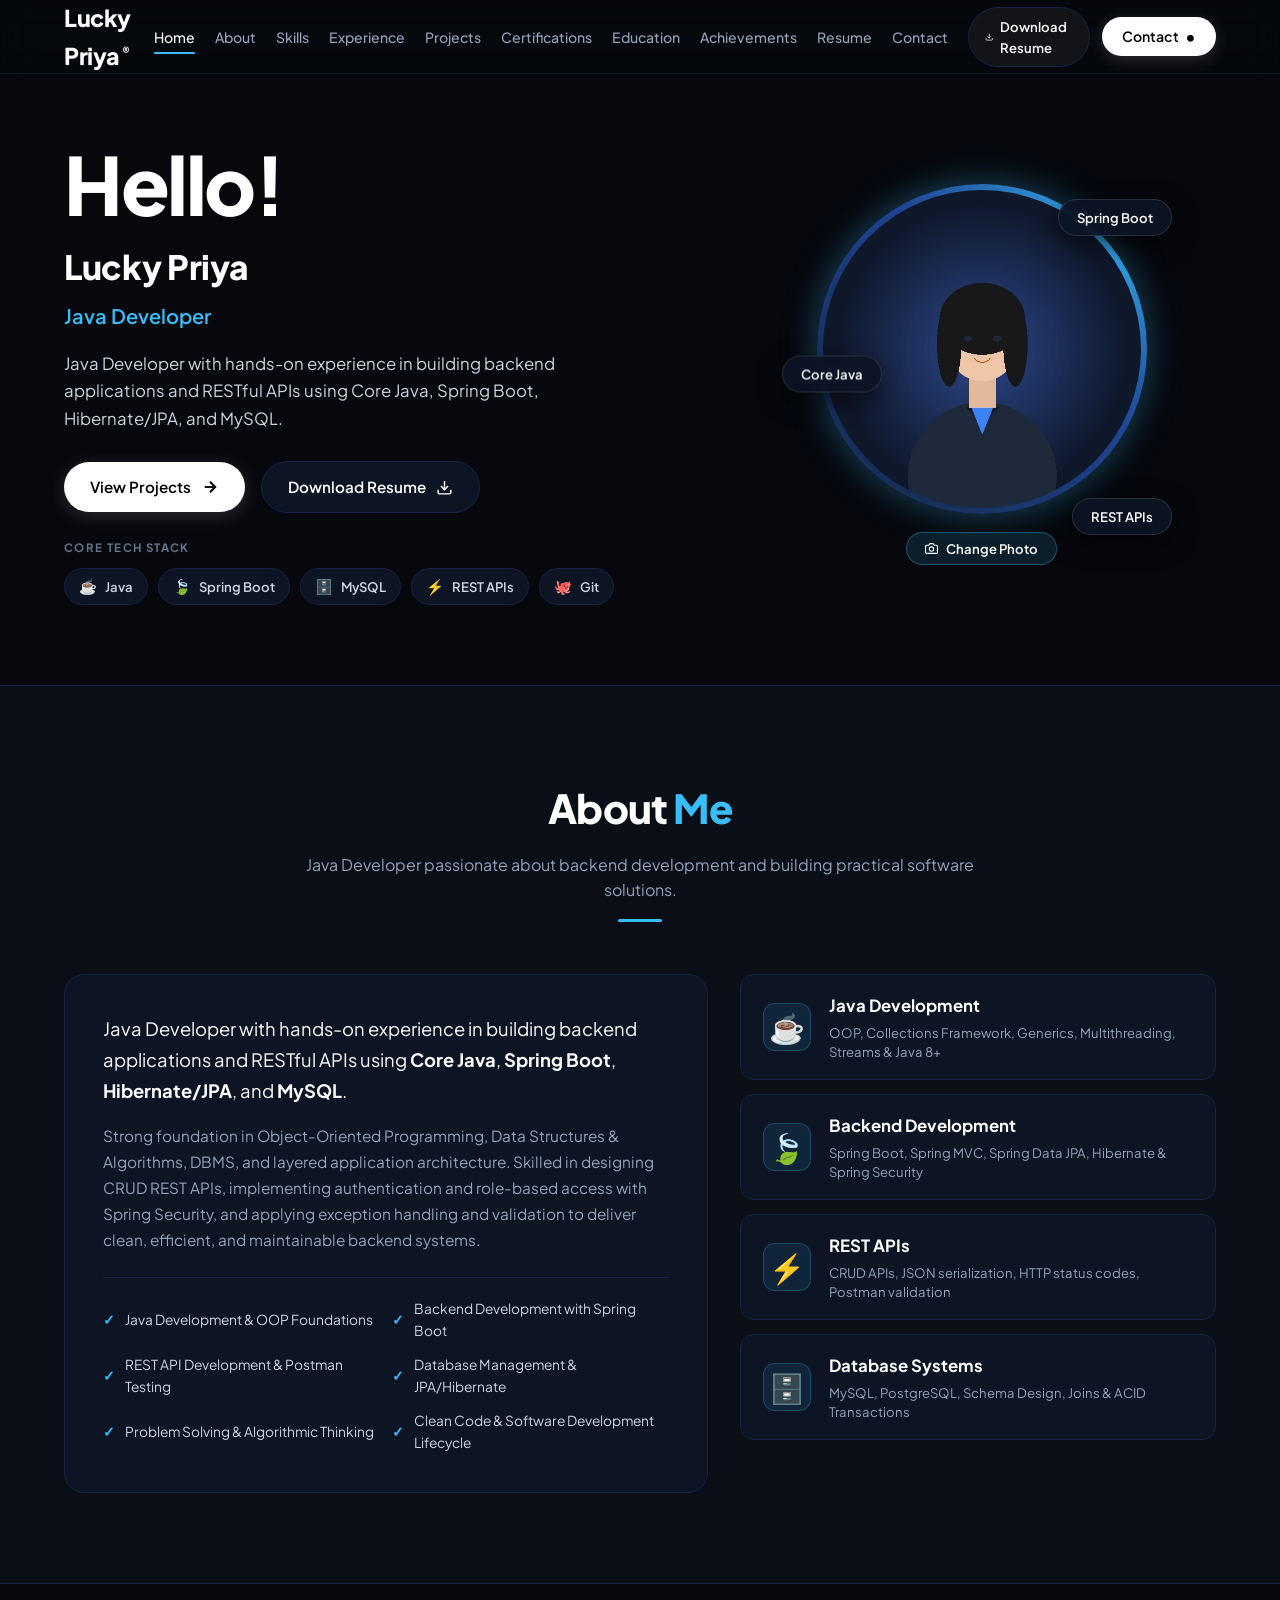
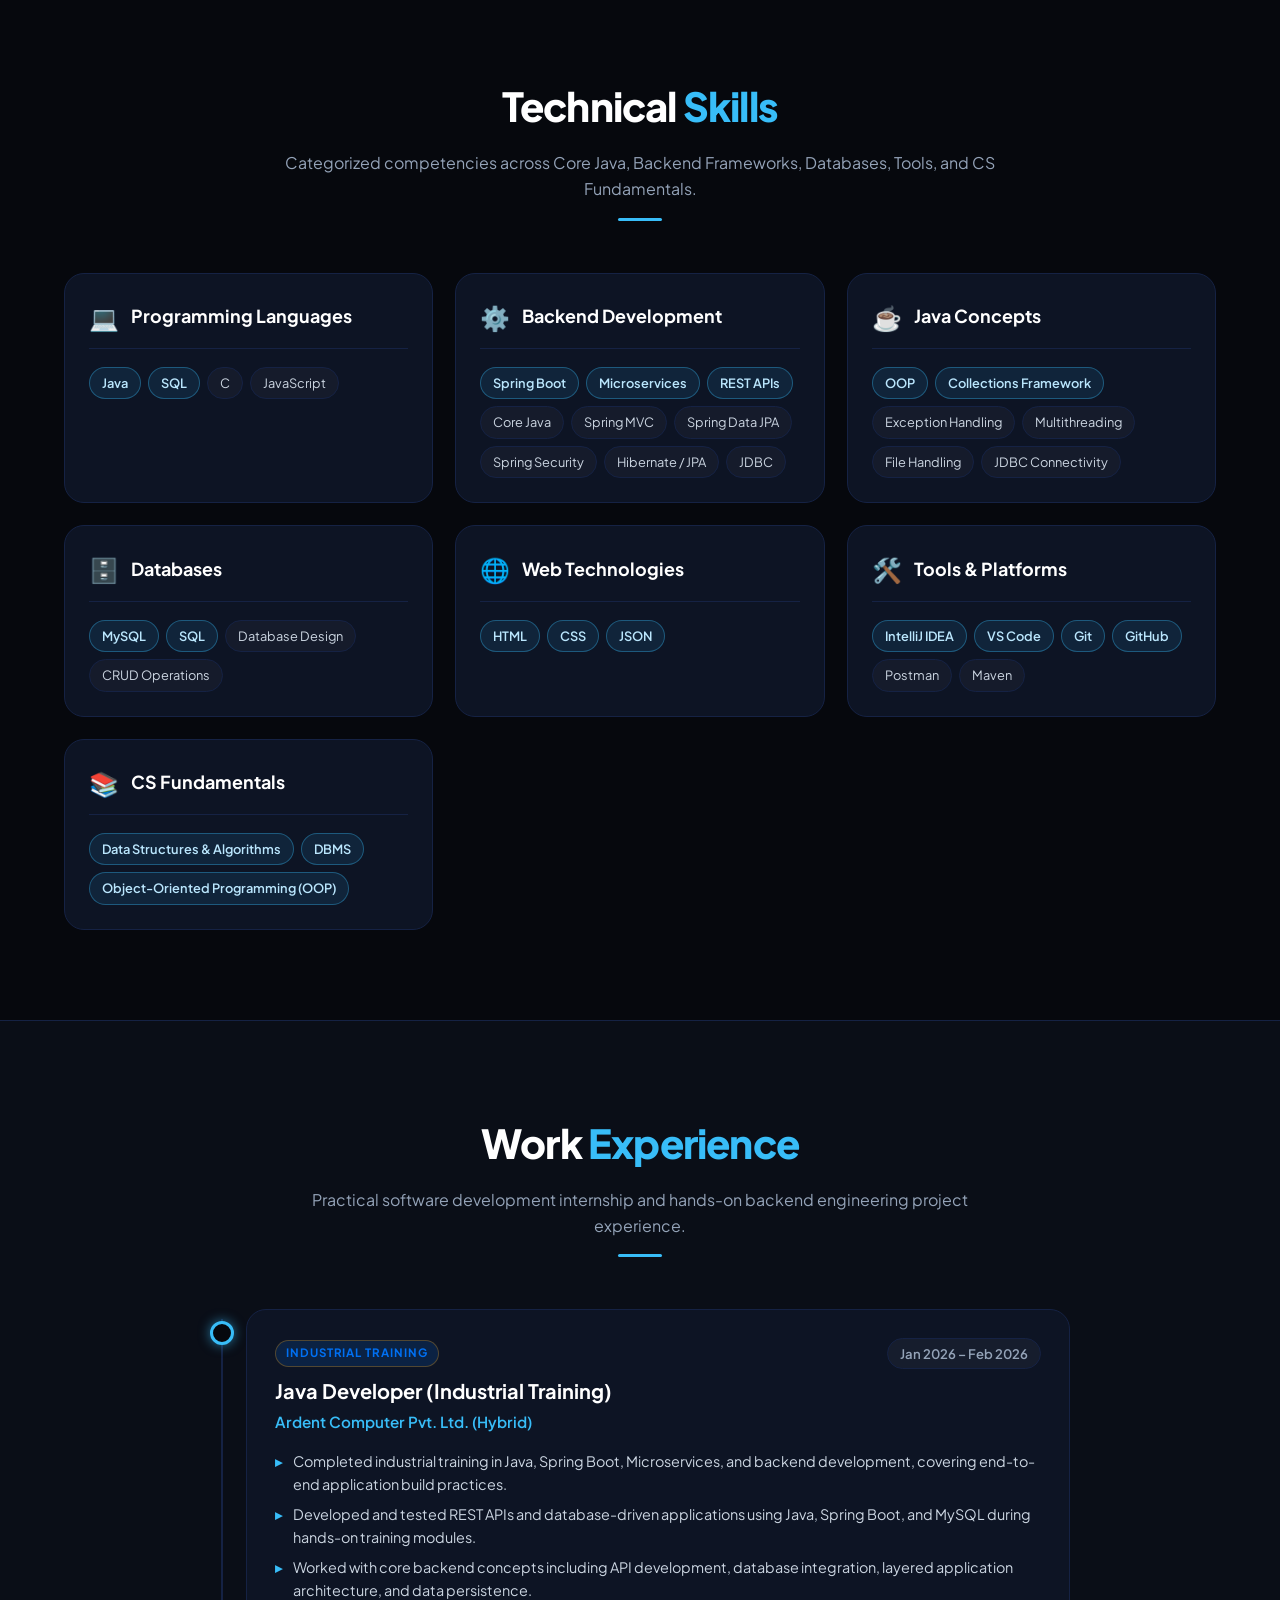
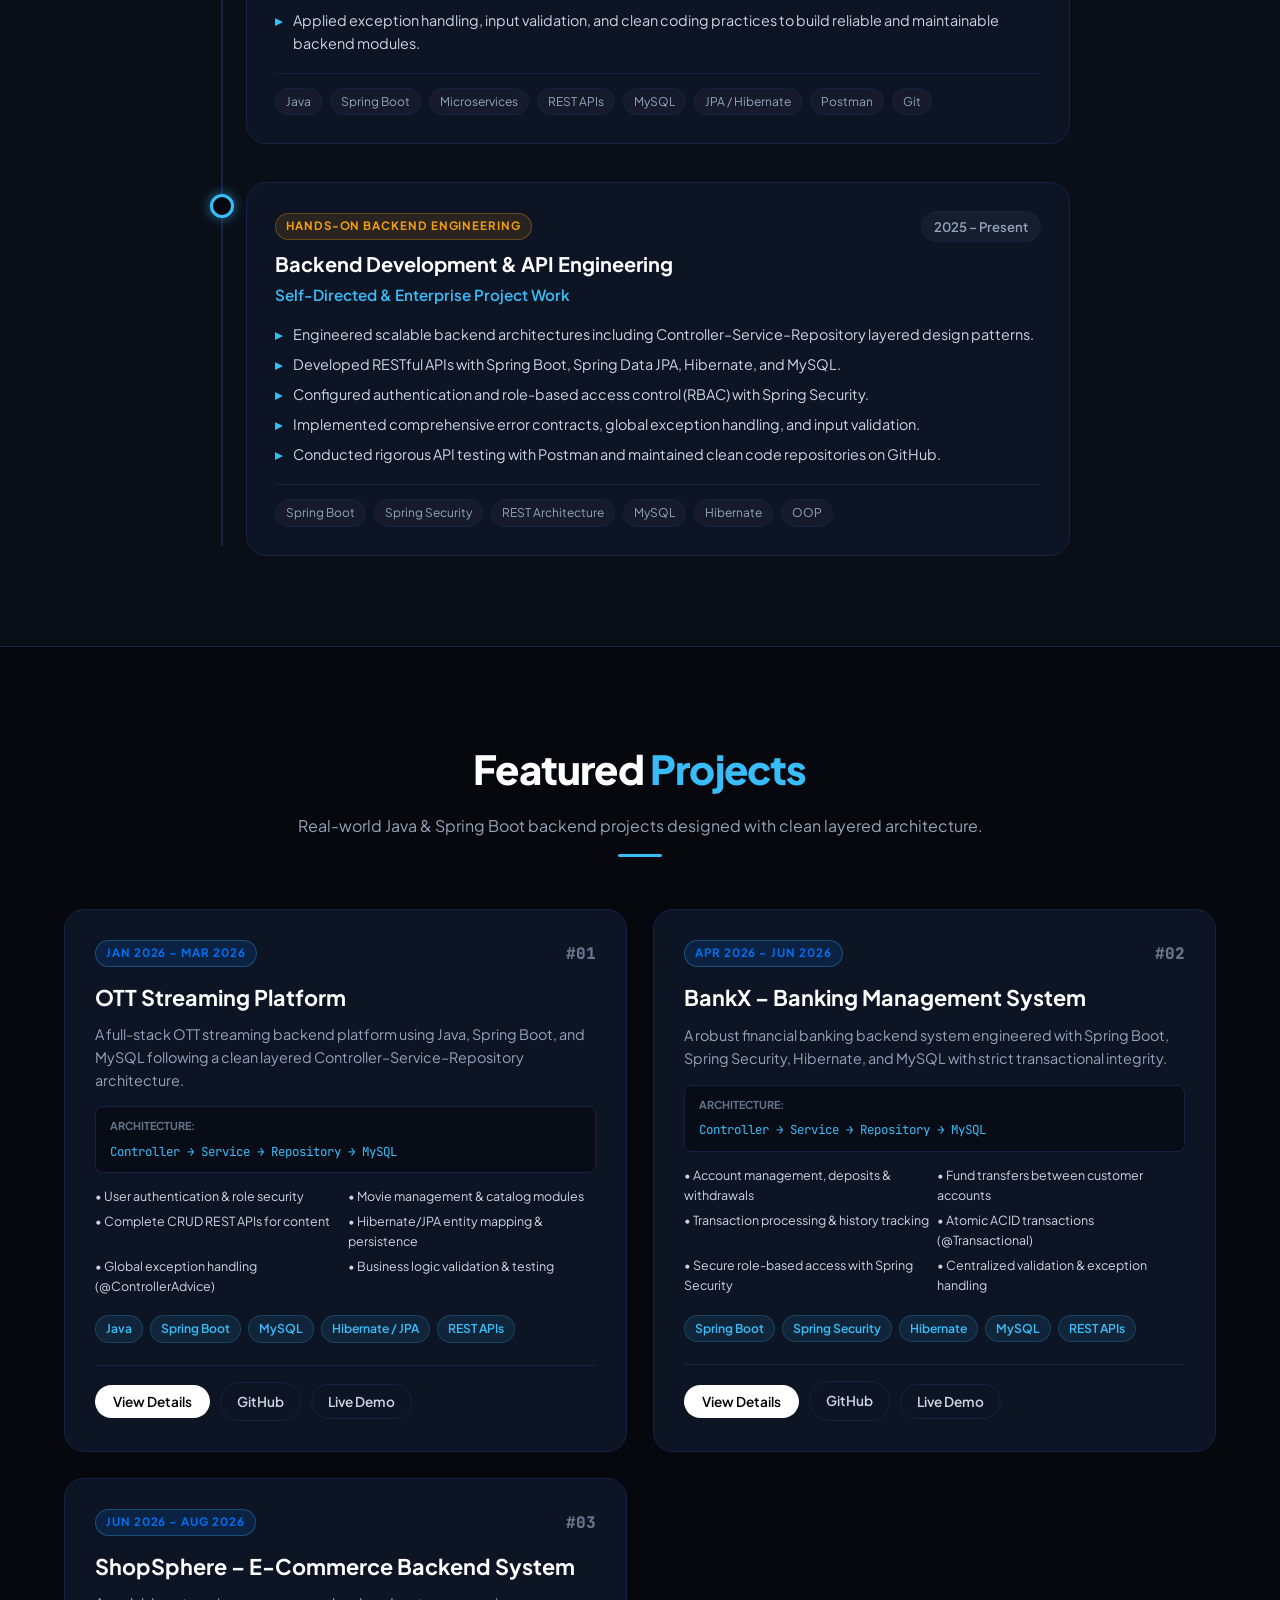
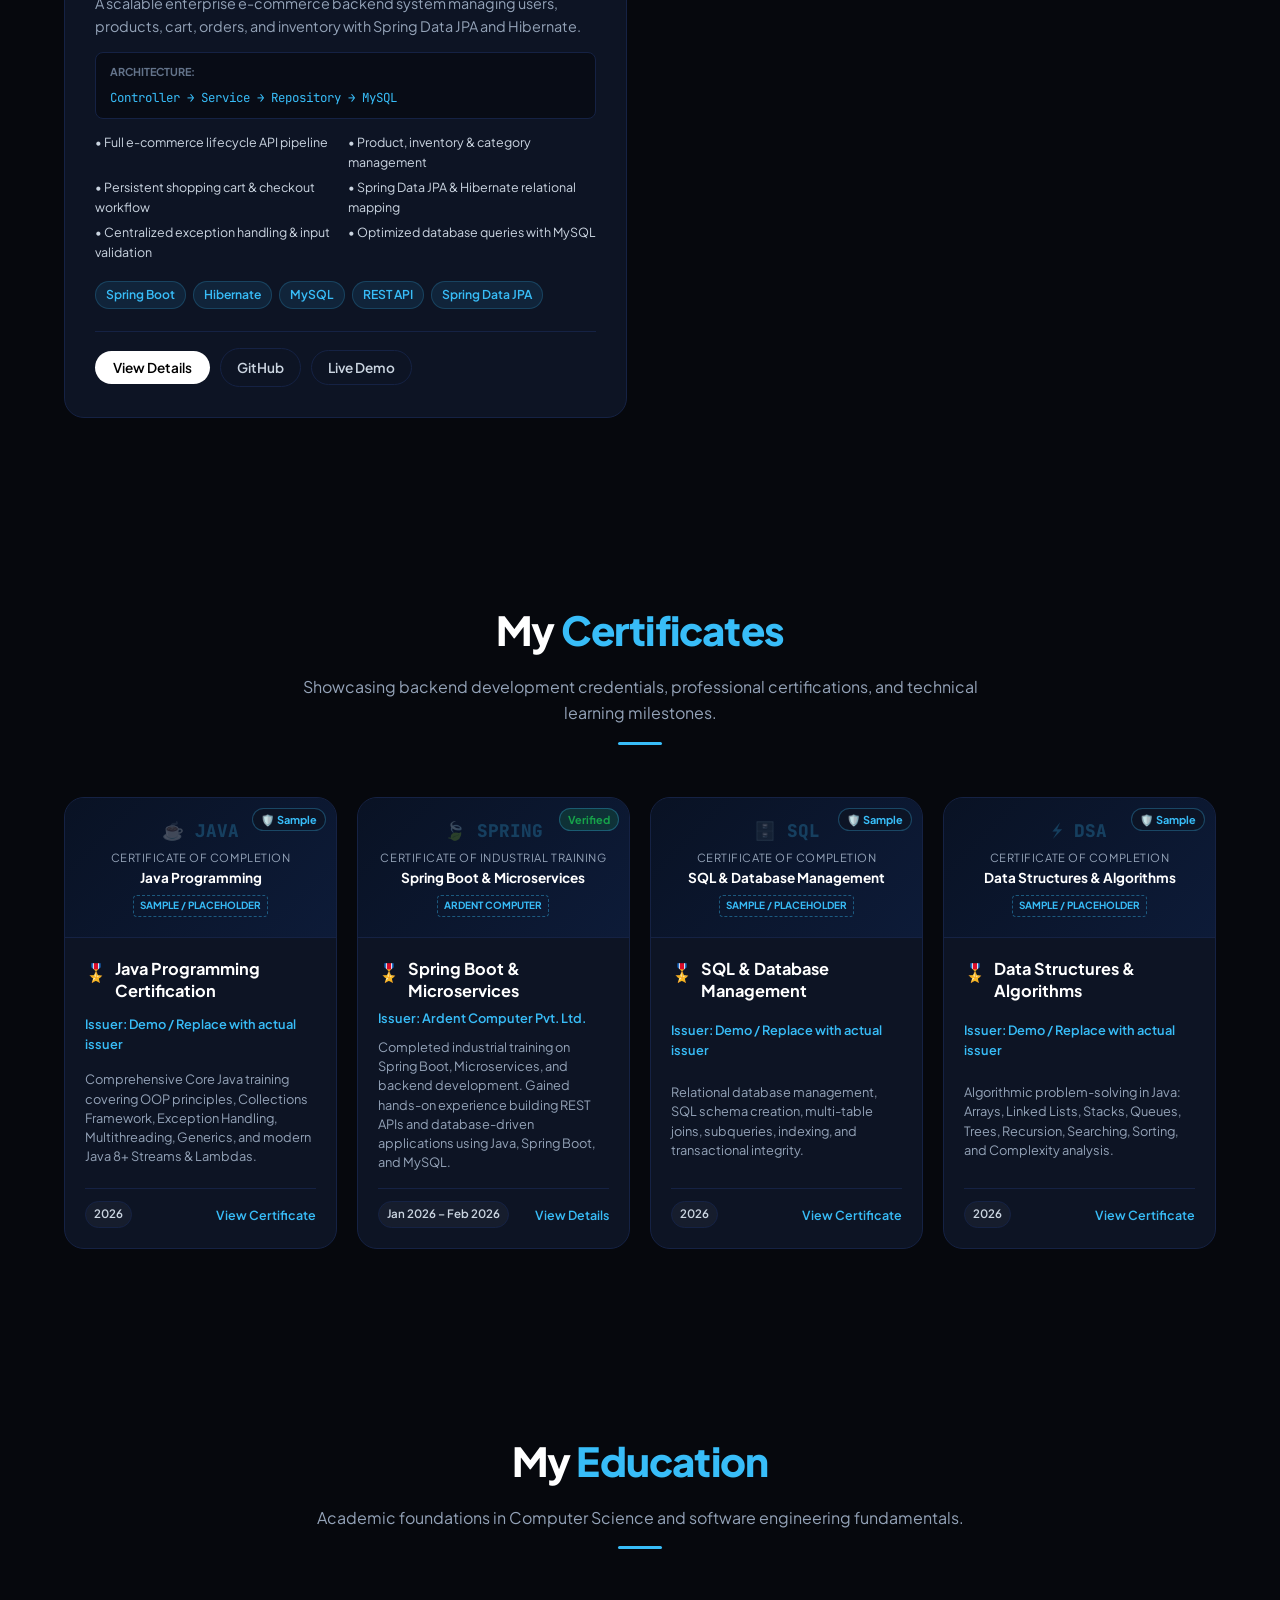
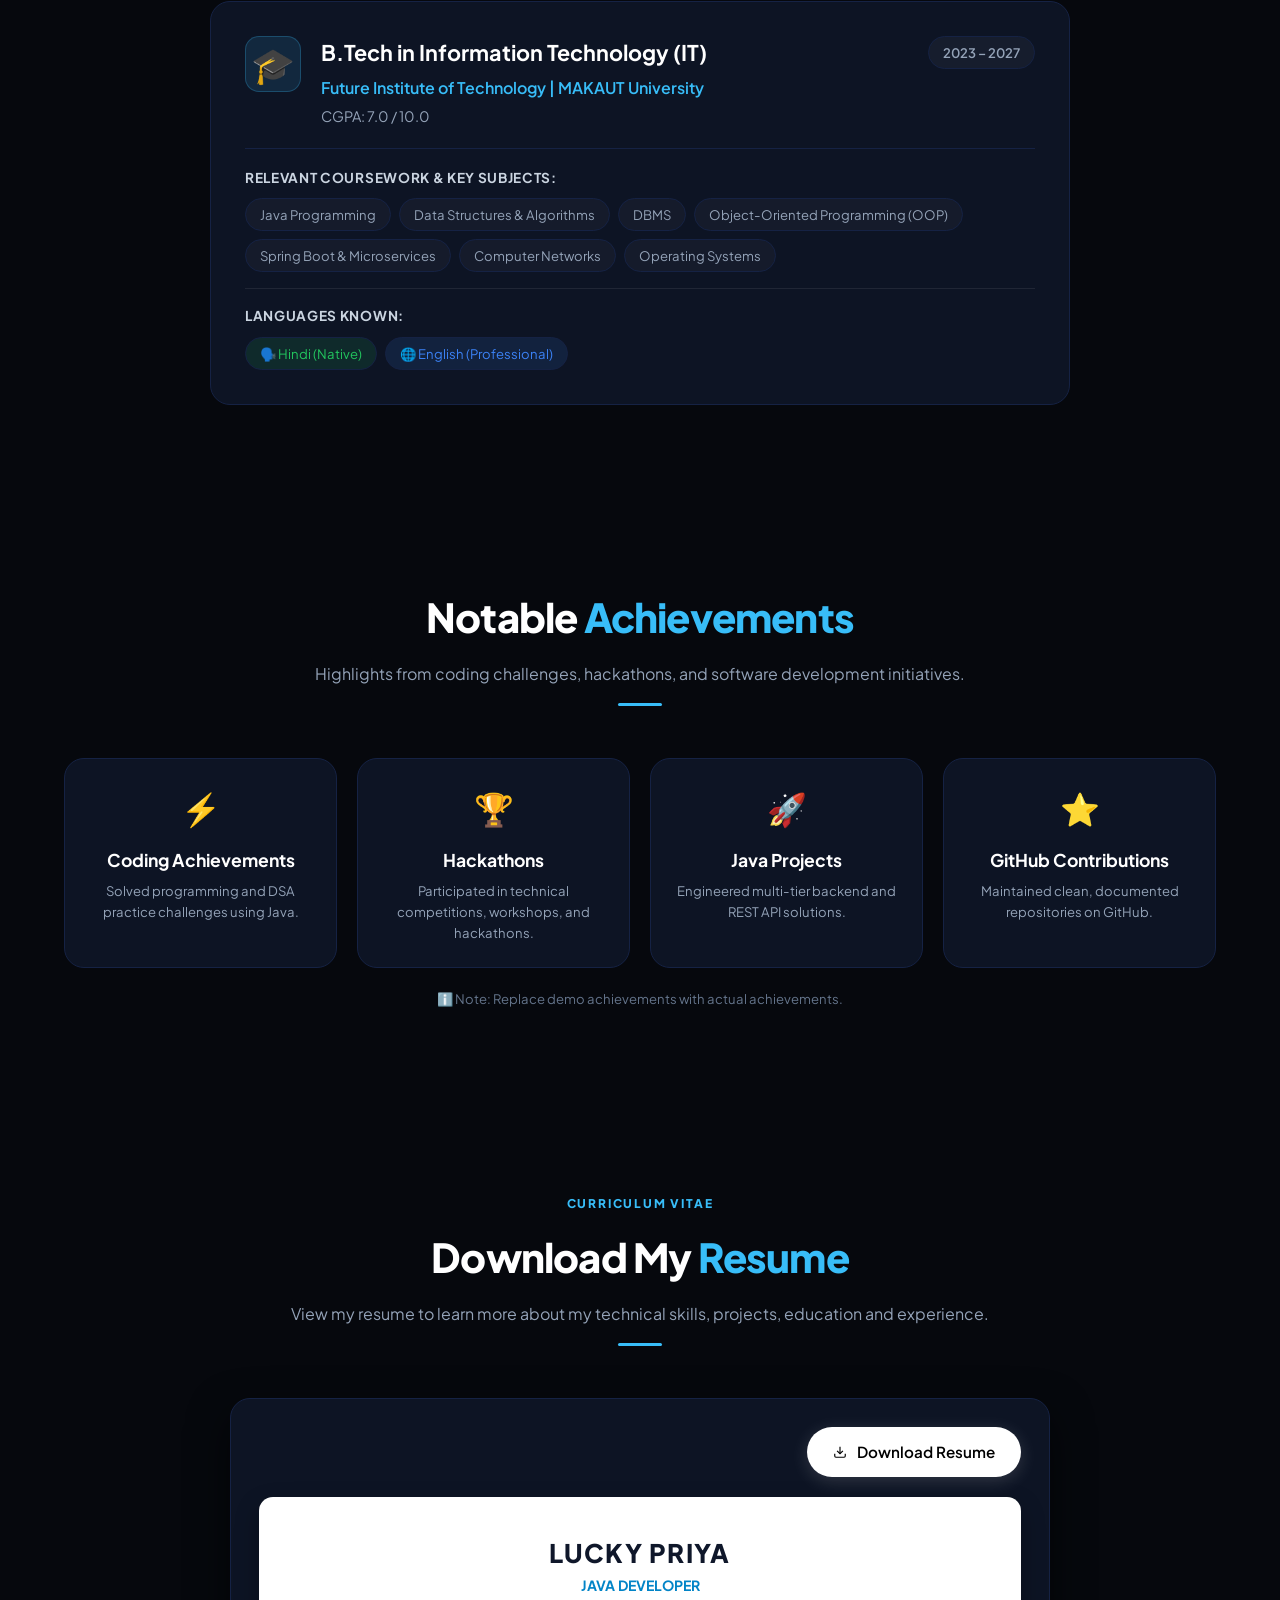
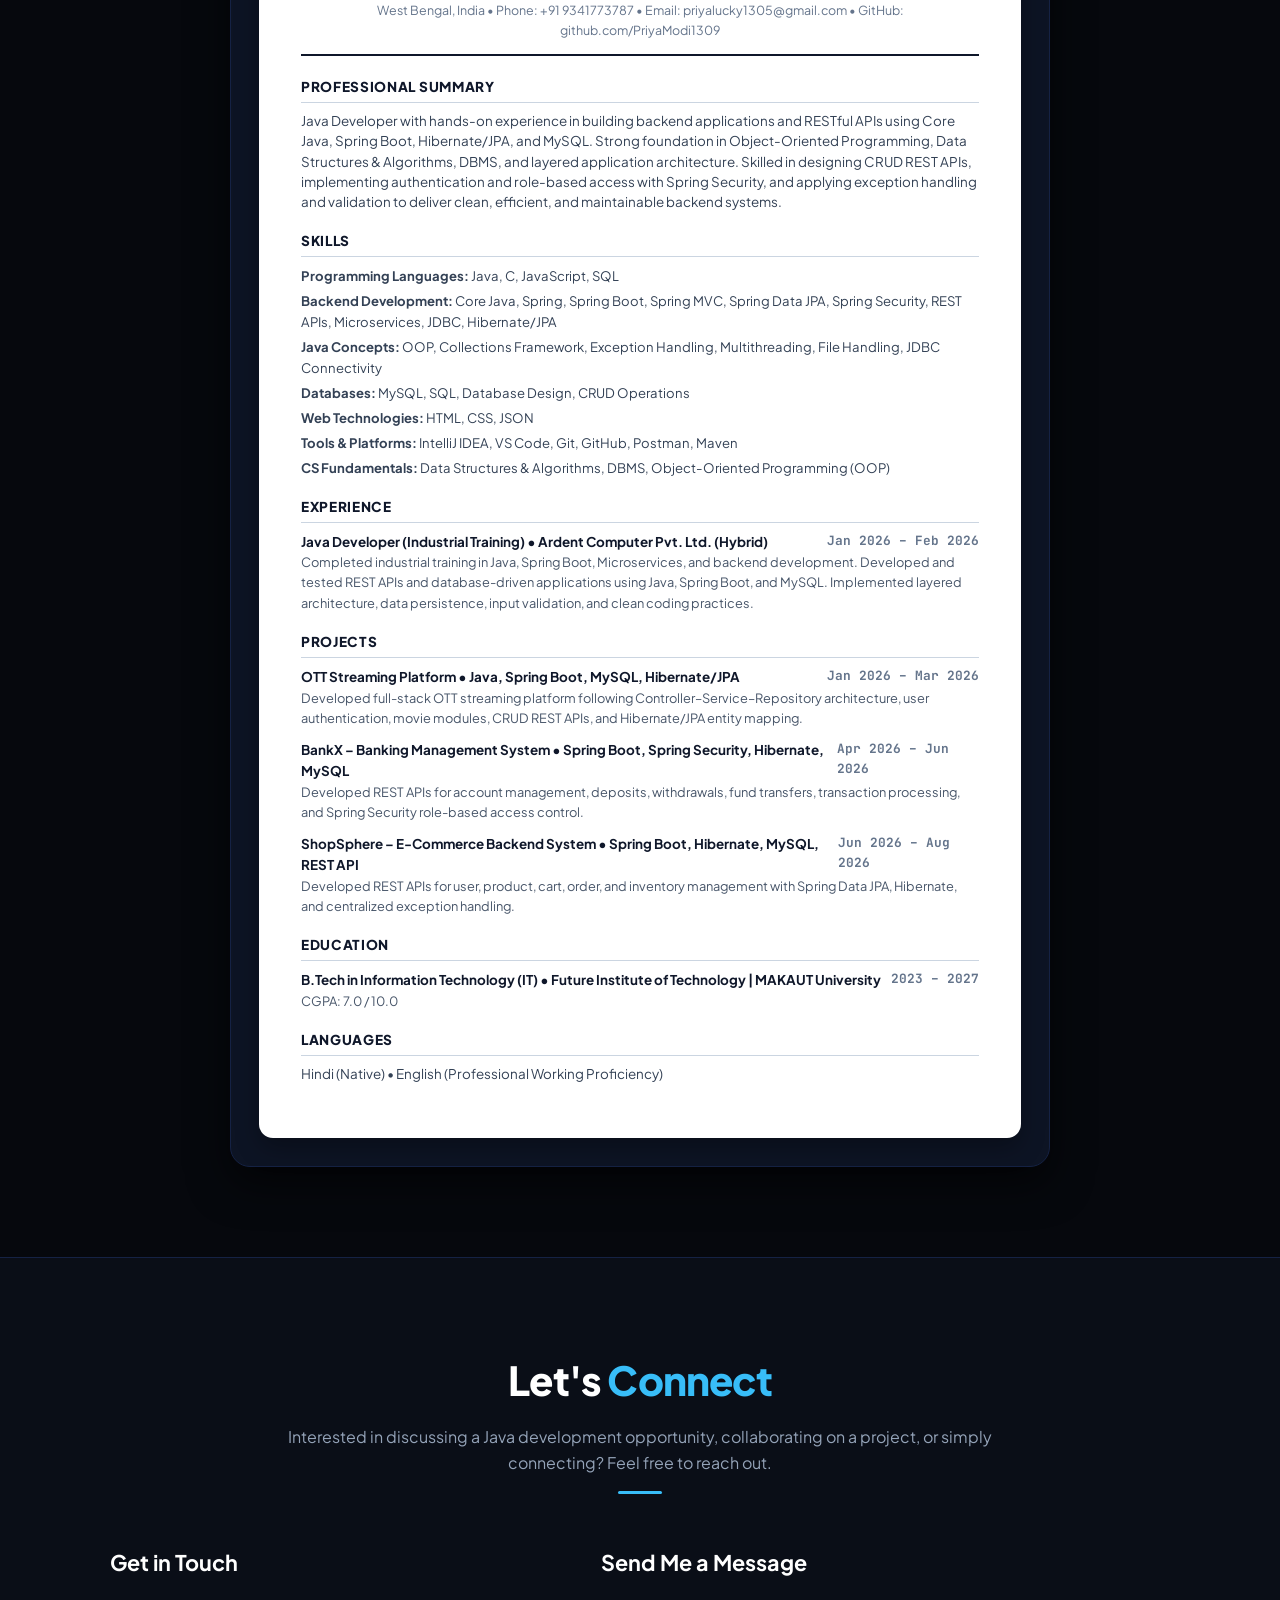
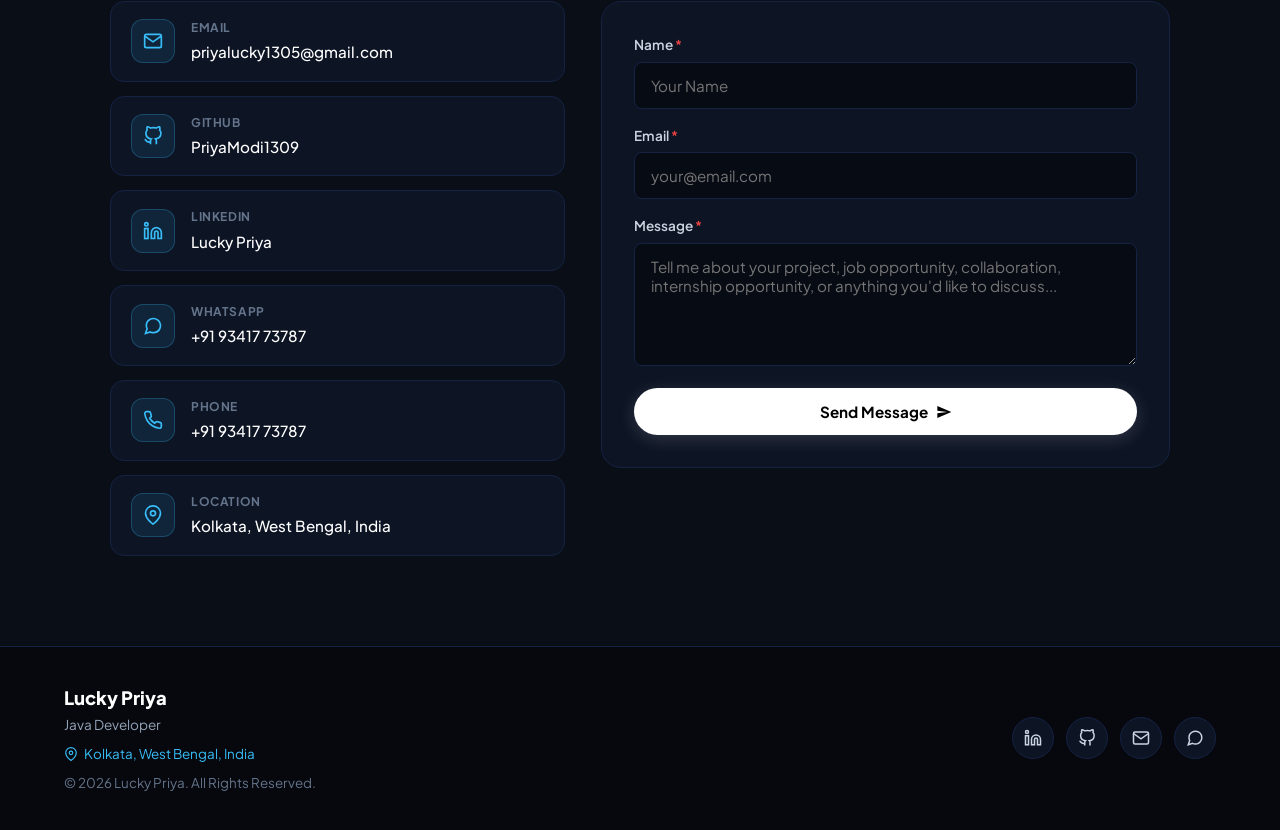
<file: index.html>
<!DOCTYPE html>
<html lang="en">
<head>
  <meta charset="UTF-8">
  <meta name="viewport" content="width=device-width, initial-scale=1.0">
  <title>Lucky Priya | Java Developer</title>
  <meta name="description" content="Java Developer portfolio of Lucky Priya, focused on Java, Spring Boot, backend development, REST APIs, SQL and database-driven applications.">
  <meta name="author" content="Lucky Priya">

  <!-- Open Graph Meta Tags -->
  <meta property="og:title" content="Lucky Priya | Java Developer">
  <meta property="og:description" content="Java Developer portfolio of Lucky Priya, focused on Java, Spring Boot, backend development, REST APIs, SQL and database-driven applications.">
  <meta property="og:type" content="website">
  <meta property="og:image" content="assets/profile.jpg">

  <!-- Fonts -->
  <link rel="preconnect" href="https://fonts.googleapis.com">
  <link rel="preconnect" href="https://fonts.gstatic.com" crossorigin>
  <link href="https://fonts.googleapis.com/css2?family=Plus+Jakarta+Sans:wght@300;400;500;600;700;800&family=JetBrains+Mono:wght@400;500;600&display=swap" rel="stylesheet">

  <!-- External Stylesheet -->
  <link rel="stylesheet" href="style.css">
</head>
<body>

  <!-- ================= NAVBAR ================= -->
  <header class="navbar-header" id="navbar">
    <div class="container nav-container">
      <a href="#home" class="nav-logo" aria-label="Lucky Priya Home">
        <span class="logo-name">Lucky Priya<span class="logo-reg">&reg;</span></span>
      </a>

      <nav class="nav-menu" id="nav-menu" aria-label="Main Navigation">
        <ul class="nav-list">
          <li class="nav-item"><a href="#home" class="nav-link active">Home</a></li>
          <li class="nav-item"><a href="#about" class="nav-link">About</a></li>
          <li class="nav-item"><a href="#skills" class="nav-link">Skills</a></li>
          <li class="nav-item"><a href="#experience" class="nav-link">Experience</a></li>
          <li class="nav-item"><a href="#projects" class="nav-link">Projects</a></li>
          <li class="nav-item"><a href="#certifications" class="nav-link">Certifications</a></li>
          <li class="nav-item"><a href="#education" class="nav-link">Education</a></li>
          <li class="nav-item"><a href="#achievements" class="nav-link">Achievements</a></li>
          <li class="nav-item"><a href="#resume" class="nav-link">Resume</a></li>
          <li class="nav-item"><a href="#contact" class="nav-link">Contact</a></li>
        </ul>
      </nav>

      <div class="nav-actions">
        <a href="assets/resume.pdf" class="btn-nav-resume" download="Lucky_Priya_Resume.pdf" title="Download Lucky Priya's Resume PDF">
          <svg class="btn-icon" viewBox="0 0 24 24" fill="none" stroke="currentColor" stroke-width="2">
            <path d="M21 15v4a2 2 0 0 1-2 2H5a2 2 0 0 1-2-2v-4"></path>
            <polyline points="7 10 12 15 17 10"></polyline>
            <line x1="12" y1="15" x2="12" y2="3"></line>
          </svg>
          <span>Download Resume</span>
        </a>
        <a href="#contact" class="btn-nav-contact" title="Get in touch">
          <span>Contact</span>
          <span class="nav-contact-dot">&bull;</span>
        </a>
        <button class="hamburger-btn" id="hamburger-btn" aria-label="Toggle Navigation Menu" aria-expanded="false">
          <span class="bar"></span>
          <span class="bar"></span>
          <span class="bar"></span>
        </button>
      </div>
    </div>
  </header>

  <main>
    <!-- ================= HERO SECTION ================= -->
    <section class="hero-section" id="home">
      <div class="container hero-container">
        <div class="hero-content">
          <h1 class="hero-greeting">Hello!</h1>

          <h2 class="hero-name-badge">Lucky Priya</h2>
          <h3 class="hero-headline">Java Developer</h3>

          <p class="hero-description">
            Java Developer with hands-on experience in building backend applications and RESTful APIs using Core Java, Spring Boot, Hibernate/JPA, and MySQL.
          </p>

          <div class="hero-cta-group">
            <a href="#projects" class="btn btn-white-pill">
              <span>View Projects</span>
              <svg class="arrow-icon" viewBox="0 0 24 24" fill="none" stroke="currentColor" stroke-width="2.5">
                <line x1="5" y1="12" x2="19" y2="12"></line>
                <polyline points="12 5 19 12 12 19"></polyline>
              </svg>
            </a>

            <a href="assets/resume.pdf" class="btn btn-dark-pill" download="Lucky_Priya_Resume.pdf">
              <span>Download Resume</span>
              <svg class="download-icon" viewBox="0 0 24 24" fill="none" stroke="currentColor" stroke-width="2">
                <path d="M21 15v4a2 2 0 0 1-2 2H5a2 2 0 0 1-2-2v-4"></path>
                <polyline points="7 10 12 15 17 10"></polyline>
                <line x1="12" y1="15" x2="12" y2="3"></line>
              </svg>
            </a>
          </div>



          <!-- CORE TECH STACK (Matching Reference Screenshot) -->
          <div class="core-tech-stack">
            <span class="tech-stack-title">CORE TECH STACK</span>
            <div class="tech-stack-pills">
              <span class="stack-pill"><span class="pill-dot">☕</span> Java</span>
              <span class="stack-pill"><span class="pill-dot">🍃</span> Spring Boot</span>
              <span class="stack-pill"><span class="pill-dot">🗄️</span> MySQL</span>
              <span class="stack-pill"><span class="pill-dot">⚡</span> REST APIs</span>
              <span class="stack-pill"><span class="pill-dot">🐙</span> Git</span>
            </div>
          </div>
        </div>

        <!-- HERO VISUAL: Circular Frame with Glowing Neon Ring & Click-to-Change Photo -->
        <div class="hero-visual">
          <div class="profile-frame-wrapper">
            <!-- Floating Badges -->
            <div class="floating-badge badge-top-right">
              <span>Spring Boot</span>
            </div>
            <div class="floating-badge badge-mid-left">
              <span>Core Java</span>
            </div>
            <div class="floating-badge badge-bottom-right">
              <span>REST APIs</span>
            </div>

            <!-- Profile Circle with Neon Ring -->
            <div class="profile-glow-ring" id="profile-container" title="Click here to upload/change photo">
              <div class="profile-circle-inner">
                <img id="profile-image" src="assets/profile.jpg" alt="Lucky Priya - Java Developer" class="profile-img">

                <!-- Hover Overlay -->
                <div class="profile-upload-overlay">
                  <div class="upload-badge-content">
                    <svg class="cam-icon" viewBox="0 0 24 24" fill="none" stroke="currentColor" stroke-width="2">
                      <path d="M23 19a2 2 0 0 1-2 2H3a2 2 0 0 1-2-2V8a2 2 0 0 1 2-2h4l2-3h6l2 3h4a2 2 0 0 1 2 2z"></path>
                      <circle cx="12" cy="13" r="4"></circle>
                    </svg>
                    <span class="cam-text">Click to Change Photo</span>
                    <span class="cam-hint">Upload JPG/PNG</span>
                  </div>
                </div>
              </div>

              <!-- Hidden input for photo selection -->
              <input type="file" id="profile-upload-input" accept="image/*" class="visually-hidden" aria-label="Upload profile photo">
            </div>

            <!-- Profile Controls -->
            <div class="photo-controls">
              <button type="button" class="btn-upload-trigger" id="btn-trigger-upload" title="Upload new photo">
                <svg viewBox="0 0 24 24" fill="none" stroke="currentColor" stroke-width="2" width="13" height="13">
                  <path d="M23 19a2 2 0 0 1-2 2H3a2 2 0 0 1-2-2V8a2 2 0 0 1 2-2h4l2-3h6l2 3h4a2 2 0 0 1 2 2z"></path>
                  <circle cx="12" cy="13" r="4"></circle>
                </svg>
                <span>Change Photo</span>
              </button>
              <button type="button" class="btn-upload-reset" id="btn-reset-photo" title="Reset to default photo" style="display:none;">
                Reset
              </button>
            </div>
          </div>
        </div>
      </div>
    </section>

    <!-- ================= ABOUT SECTION ================= -->
    <section class="section about-section" id="about">
      <div class="container">
        <div class="section-header">
          <h2 class="section-title">About <span class="text-blue">Me</span></h2>
          <p class="section-subtitle">Java Developer passionate about backend development and building practical software solutions.</p>
          <div class="section-divider"></div>
        </div>

        <div class="about-grid">
          <div class="about-card-main">
            <p class="about-lead">
              Java Developer with hands-on experience in building backend applications and RESTful APIs using <strong>Core Java</strong>, <strong>Spring Boot</strong>, <strong>Hibernate/JPA</strong>, and <strong>MySQL</strong>.
            </p>
            <p class="about-body">
              Strong foundation in Object-Oriented Programming, Data Structures &amp; Algorithms, DBMS, and layered application architecture. Skilled in designing CRUD REST APIs, implementing authentication and role-based access with Spring Security, and applying exception handling and validation to deliver clean, efficient, and maintainable backend systems.
            </p>

            <div class="about-highlights">
              <div class="highlight-box">
                <span class="hl-check">&#10003;</span>
                <span>Java Development &amp; OOP Foundations</span>
              </div>
              <div class="highlight-box">
                <span class="hl-check">&#10003;</span>
                <span>Backend Development with Spring Boot</span>
              </div>
              <div class="highlight-box">
                <span class="hl-check">&#10003;</span>
                <span>REST API Development &amp; Postman Testing</span>
              </div>
              <div class="highlight-box">
                <span class="hl-check">&#10003;</span>
                <span>Database Management &amp; JPA/Hibernate</span>
              </div>
              <div class="highlight-box">
                <span class="hl-check">&#10003;</span>
                <span>Problem Solving &amp; Algorithmic Thinking</span>
              </div>
              <div class="highlight-box">
                <span class="hl-check">&#10003;</span>
                <span>Clean Code &amp; Software Development Lifecycle</span>
              </div>
            </div>
          </div>

          <!-- Small Statistics Area -->
          <div class="stats-column">
            <div class="stat-card">
              <div class="stat-icon-wrap">☕</div>
              <div class="stat-info">
                <h3 class="stat-heading">Java Development</h3>
                <p class="stat-sub">OOP, Collections Framework, Generics, Multithreading, Streams &amp; Java 8+</p>
              </div>
            </div>

            <div class="stat-card">
              <div class="stat-icon-wrap">🍃</div>
              <div class="stat-info">
                <h3 class="stat-heading">Backend Development</h3>
                <p class="stat-sub">Spring Boot, Spring MVC, Spring Data JPA, Hibernate &amp; Spring Security</p>
              </div>
            </div>

            <div class="stat-card">
              <div class="stat-icon-wrap">⚡</div>
              <div class="stat-info">
                <h3 class="stat-heading">REST APIs</h3>
                <p class="stat-sub">CRUD APIs, JSON serialization, HTTP status codes, Postman validation</p>
              </div>
            </div>

            <div class="stat-card">
              <div class="stat-icon-wrap">🗄️</div>
              <div class="stat-info">
                <h3 class="stat-heading">Database Systems</h3>
                <p class="stat-sub">MySQL, PostgreSQL, Schema Design, Joins &amp; ACID Transactions</p>
              </div>
            </div>
          </div>
        </div>
      </div>
    </section>

    <!-- ================= SKILLS SECTION ================= -->
    <section class="section skills-section" id="skills">
      <div class="container">
        <div class="section-header">
          <h2 class="section-title">Technical <span class="text-blue">Skills</span></h2>
          <p class="section-subtitle">Categorized competencies across Core Java, Backend Frameworks, Databases, Tools, and CS Fundamentals.</p>
          <div class="section-divider"></div>
        </div>

        <div class="skills-card-grid">
          <!-- 1. Programming Languages -->
          <div class="skill-category-box">
            <div class="cat-head">
              <span class="cat-emoji">💻</span>
              <h3 class="cat-name">Programming Languages</h3>
            </div>
            <div class="cat-tags">
              <span class="cat-pill highlight">Java</span>
              <span class="cat-pill highlight">SQL</span>
              <span class="cat-pill">C</span>
              <span class="cat-pill">JavaScript</span>
            </div>
          </div>

          <!-- 2. Backend Development -->
          <div class="skill-category-box">
            <div class="cat-head">
              <span class="cat-emoji">⚙️</span>
              <h3 class="cat-name">Backend Development</h3>
            </div>
            <div class="cat-tags">
              <span class="cat-pill highlight">Spring Boot</span>
              <span class="cat-pill highlight">Microservices</span>
              <span class="cat-pill highlight">REST APIs</span>
              <span class="cat-pill">Core Java</span>
              <span class="cat-pill">Spring MVC</span>
              <span class="cat-pill">Spring Data JPA</span>
              <span class="cat-pill">Spring Security</span>
              <span class="cat-pill">Hibernate / JPA</span>
              <span class="cat-pill">JDBC</span>
            </div>
          </div>

          <!-- 3. Java Concepts -->
          <div class="skill-category-box">
            <div class="cat-head">
              <span class="cat-emoji">☕</span>
              <h3 class="cat-name">Java Concepts</h3>
            </div>
            <div class="cat-tags">
              <span class="cat-pill highlight">OOP</span>
              <span class="cat-pill highlight">Collections Framework</span>
              <span class="cat-pill">Exception Handling</span>
              <span class="cat-pill">Multithreading</span>
              <span class="cat-pill">File Handling</span>
              <span class="cat-pill">JDBC Connectivity</span>
            </div>
          </div>

          <!-- 4. Databases -->
          <div class="skill-category-box">
            <div class="cat-head">
              <span class="cat-emoji">🗄️</span>
              <h3 class="cat-name">Databases</h3>
            </div>
            <div class="cat-tags">
              <span class="cat-pill highlight">MySQL</span>
              <span class="cat-pill highlight">SQL</span>
              <span class="cat-pill">Database Design</span>
              <span class="cat-pill">CRUD Operations</span>
            </div>
          </div>

          <!-- 5. Web Technologies -->
          <div class="skill-category-box">
            <div class="cat-head">
              <span class="cat-emoji">🌐</span>
              <h3 class="cat-name">Web Technologies</h3>
            </div>
            <div class="cat-tags">
              <span class="cat-pill highlight">HTML</span>
              <span class="cat-pill highlight">CSS</span>
              <span class="cat-pill highlight">JSON</span>
            </div>
          </div>

          <!-- 6. Tools & Platforms -->
          <div class="skill-category-box">
            <div class="cat-head">
              <span class="cat-emoji">🛠️</span>
              <h3 class="cat-name">Tools &amp; Platforms</h3>
            </div>
            <div class="cat-tags">
              <span class="cat-pill highlight">IntelliJ IDEA</span>
              <span class="cat-pill highlight">VS Code</span>
              <span class="cat-pill highlight">Git</span>
              <span class="cat-pill highlight">GitHub</span>
              <span class="cat-pill">Postman</span>
              <span class="cat-pill">Maven</span>
            </div>
          </div>

          <!-- 7. CS Fundamentals -->
          <div class="skill-category-box">
            <div class="cat-head">
              <span class="cat-emoji">📚</span>
              <h3 class="cat-name">CS Fundamentals</h3>
            </div>
            <div class="cat-tags">
              <span class="cat-pill highlight">Data Structures &amp; Algorithms</span>
              <span class="cat-pill highlight">DBMS</span>
              <span class="cat-pill highlight">Object-Oriented Programming (OOP)</span>
            </div>
          </div>
        </div>
      </div>
    </section>

    <!-- ================= EXPERIENCE SECTION ================= -->
    <section class="section experience-section" id="experience">
      <div class="container">
        <div class="section-header">
          <h2 class="section-title">Work <span class="text-blue">Experience</span></h2>
          <p class="section-subtitle">Practical software development internship and hands-on backend engineering project experience.</p>
          <div class="section-divider"></div>
        </div>

        <div class="timeline-container">
          <!-- Experience 1 -->
          <div class="timeline-entry">
            <div class="timeline-dot"></div>
            <div class="timeline-content-card">
              <div class="entry-header">
                <div>
                  <span class="demo-tag" style="background: rgba(0, 112, 243, 0.15); color: #0070f3;">Industrial Training</span>
                  <h3 class="entry-role">Java Developer (Industrial Training)</h3>
                  <h4 class="entry-company">Ardent Computer Pvt. Ltd. (Hybrid)</h4>
                </div>
                <span class="entry-duration">Jan 2026 – Feb 2026</span>
              </div>

              <ul class="entry-bullets">
                <li>Completed industrial training in Java, Spring Boot, Microservices, and backend development, covering end-to-end application build practices.</li>
                <li>Developed and tested REST APIs and database-driven applications using Java, Spring Boot, and MySQL during hands-on training modules.</li>
                <li>Worked with core backend concepts including API development, database integration, layered application architecture, and data persistence.</li>
                <li>Applied exception handling, input validation, and clean coding practices to build reliable and maintainable backend modules.</li>
              </ul>

              <div class="entry-tags">
                <span>Java</span>
                <span>Spring Boot</span>
                <span>Microservices</span>
                <span>REST APIs</span>
                <span>MySQL</span>
                <span>JPA / Hibernate</span>
                <span>Postman</span>
                <span>Git</span>
              </div>
            </div>
          </div>

          <!-- Experience 2 -->
          <div class="timeline-entry">
            <div class="timeline-dot"></div>
            <div class="timeline-content-card">
              <div class="entry-header">
                <div>
                  <span class="demo-tag">Hands-on Backend Engineering</span>
                  <h3 class="entry-role">Backend Development &amp; API Engineering</h3>
                  <h4 class="entry-company">Self-Directed &amp; Enterprise Project Work</h4>
                </div>
                <span class="entry-duration">2025 – Present</span>
              </div>

              <ul class="entry-bullets">
                <li>Engineered scalable backend architectures including Controller–Service–Repository layered design patterns.</li>
                <li>Developed RESTful APIs with Spring Boot, Spring Data JPA, Hibernate, and MySQL.</li>
                <li>Configured authentication and role-based access control (RBAC) with Spring Security.</li>
                <li>Implemented comprehensive error contracts, global exception handling, and input validation.</li>
                <li>Conducted rigorous API testing with Postman and maintained clean code repositories on GitHub.</li>
              </ul>

              <div class="entry-tags">
                <span>Spring Boot</span>
                <span>Spring Security</span>
                <span>REST Architecture</span>
                <span>MySQL</span>
                <span>Hibernate</span>
                <span>OOP</span>
              </div>
            </div>
          </div>
        </div>
      </div>
    </section>

    <!-- ================= PROJECTS SECTION ================= -->
    <section class="section projects-section" id="projects">
      <div class="container">
        <div class="section-header">
          <h2 class="section-title">Featured <span class="text-blue">Projects</span></h2>
          <p class="section-subtitle">Real-world Java &amp; Spring Boot backend projects designed with clean layered architecture.</p>
          <div class="section-divider"></div>
        </div>

        <div class="projects-grid">
          <!-- Project 1: OTT Streaming Platform -->
          <div class="project-card" data-project-id="1">
            <div class="proj-top-bar">
              <span class="demo-badge" style="background: rgba(0, 112, 243, 0.15); color: #0070f3;">Jan 2026 – Mar 2026</span>
              <span class="proj-id">#01</span>
            </div>
            <h3 class="proj-title">OTT Streaming Platform</h3>
            <p class="proj-desc">A full-stack OTT streaming backend platform using Java, Spring Boot, and MySQL following a clean layered Controller–Service–Repository architecture.</p>

            <div class="proj-arch-line">
              <span class="arch-tag-title">Architecture:</span>
              <code>Controller → Service → Repository → MySQL</code>
            </div>

            <div class="proj-key-features">
              <span>• User authentication &amp; role security</span>
              <span>• Movie management &amp; catalog modules</span>
              <span>• Complete CRUD REST APIs for content</span>
              <span>• Hibernate/JPA entity mapping &amp; persistence</span>
              <span>• Global exception handling (@ControllerAdvice)</span>
              <span>• Business logic validation &amp; testing</span>
            </div>

            <div class="proj-tech-row">
              <span>Java</span>
              <span>Spring Boot</span>
              <span>MySQL</span>
              <span>Hibernate / JPA</span>
              <span>REST APIs</span>
            </div>

            <div class="proj-btn-group">
              <button type="button" class="btn btn-sm btn-view-modal" data-project="1">View Details</button>
              <a href="https://github.com/PriyaModi1309" target="_blank" rel="noopener noreferrer" class="btn btn-sm btn-card-git">GitHub</a>
              <button type="button" class="btn btn-sm btn-card-demo">Live Demo</button>
            </div>
          </div>

          <!-- Project 2: BankX – Banking Management System -->
          <div class="project-card" data-project-id="2">
            <div class="proj-top-bar">
              <span class="demo-badge" style="background: rgba(0, 112, 243, 0.15); color: #0070f3;">Apr 2026 – Jun 2026</span>
              <span class="proj-id">#02</span>
            </div>
            <h3 class="proj-title">BankX – Banking Management System</h3>
            <p class="proj-desc">A robust financial banking backend system engineered with Spring Boot, Spring Security, Hibernate, and MySQL with strict transactional integrity.</p>

            <div class="proj-arch-line">
              <span class="arch-tag-title">Architecture:</span>
              <code>Controller → Service → Repository → MySQL</code>
            </div>

            <div class="proj-key-features">
              <span>• Account management, deposits &amp; withdrawals</span>
              <span>• Fund transfers between customer accounts</span>
              <span>• Transaction processing &amp; history tracking</span>
              <span>• Atomic ACID transactions (@Transactional)</span>
              <span>• Secure role-based access with Spring Security</span>
              <span>• Centralized validation &amp; exception handling</span>
            </div>

            <div class="proj-tech-row">
              <span>Spring Boot</span>
              <span>Spring Security</span>
              <span>Hibernate</span>
              <span>MySQL</span>
              <span>REST APIs</span>
            </div>

            <div class="proj-btn-group">
              <button type="button" class="btn btn-sm btn-view-modal" data-project="2">View Details</button>
              <a href="https://github.com/PriyaModi1309" target="_blank" rel="noopener noreferrer" class="btn btn-sm btn-card-git">GitHub</a>
              <button type="button" class="btn btn-sm btn-card-demo">Live Demo</button>
            </div>
          </div>

          <!-- Project 3: ShopSphere – E-Commerce Backend System -->
          <div class="project-card" data-project-id="3">
            <div class="proj-top-bar">
              <span class="demo-badge" style="background: rgba(0, 112, 243, 0.15); color: #0070f3;">Jun 2026 – Aug 2026</span>
              <span class="proj-id">#03</span>
            </div>
            <h3 class="proj-title">ShopSphere – E-Commerce Backend System</h3>
            <p class="proj-desc">A scalable enterprise e-commerce backend system managing users, products, cart, orders, and inventory with Spring Data JPA and Hibernate.</p>

            <div class="proj-arch-line">
              <span class="arch-tag-title">Architecture:</span>
              <code>Controller → Service → Repository → MySQL</code>
            </div>

            <div class="proj-key-features">
              <span>• Full e-commerce lifecycle API pipeline</span>
              <span>• Product, inventory &amp; category management</span>
              <span>• Persistent shopping cart &amp; checkout workflow</span>
              <span>• Spring Data JPA &amp; Hibernate relational mapping</span>
              <span>• Centralized exception handling &amp; input validation</span>
              <span>• Optimized database queries with MySQL</span>
            </div>

            <div class="proj-tech-row">
              <span>Spring Boot</span>
              <span>Hibernate</span>
              <span>MySQL</span>
              <span>REST API</span>
              <span>Spring Data JPA</span>
            </div>

            <div class="proj-btn-group">
              <button type="button" class="btn btn-sm btn-view-modal" data-project="3">View Details</button>
              <a href="https://github.com/PriyaModi1309" target="_blank" rel="noopener noreferrer" class="btn btn-sm btn-card-git">GitHub</a>
              <button type="button" class="btn btn-sm btn-card-demo">Live Demo</button>
            </div>
          </div>
        </div>
      </div>
    </section>

    <!-- ================= CERTIFICATIONS SECTION (Matching Reference Screenshot 5) ================= -->
    <section class="section certifications-section" id="certifications">
      <div class="container">
        <div class="section-header">
          <h2 class="section-title">My <span class="text-blue">Certificates</span></h2>
          <p class="section-subtitle">Showcasing backend development credentials, professional certifications, and technical learning milestones.</p>
          <div class="section-divider"></div>
        </div>

        <div class="certs-cards-grid">
          <!-- Cert 1 -->
          <div class="cert-modern-card">
            <div class="cert-card-preview">
              <div class="cert-preview-inner">
                <div class="cert-watermark">☕ JAVA</div>
                <div class="cert-preview-text">
                  <span class="cp-title">Certificate of Completion</span>
                  <span class="cp-sub">Java Programming</span>
                  <span class="cp-stamp">SAMPLE / PLACEHOLDER</span>
                </div>
              </div>
              <span class="cert-sample-badge">🛡️ Sample</span>
            </div>

            <div class="cert-card-body">
              <div class="cert-title-row">
                <span class="cert-badge-icon">🎖️</span>
                <h3 class="cert-heading">Java Programming Certification</h3>
              </div>
              <span class="cert-issuer-blue">Issuer: Demo / Replace with actual issuer</span>
              <p class="cert-body-desc">
                Comprehensive Core Java training covering OOP principles, Collections Framework, Exception Handling, Multithreading, Generics, and modern Java 8+ Streams & Lambdas.
              </p>
              <div class="cert-footer-tag">
                <span class="pill-mini">2026</span>
                <button type="button" class="btn-cert-action" data-cert="Java Programming Certification" data-issuer="Demo / Replace with actual issuer" data-year="2026">View Certificate</button>
              </div>
            </div>
          </div>

          <!-- Cert 2 -->
          <div class="cert-modern-card">
            <div class="cert-card-preview">
              <div class="cert-preview-inner">
                <div class="cert-watermark">🍃 SPRING</div>
                <div class="cert-preview-text">
                  <span class="cp-title">Certificate of Industrial Training</span>
                  <span class="cp-sub">Spring Boot &amp; Microservices</span>
                  <span class="cp-stamp">ARDENT COMPUTER</span>
                </div>
              </div>
              <span class="cert-sample-badge" style="background: rgba(34, 197, 94, 0.15); color: #16a34a;">Verified</span>
            </div>

            <div class="cert-card-body">
              <div class="cert-title-row">
                <span class="cert-badge-icon">🎖️</span>
                <h3 class="cert-heading">Spring Boot &amp; Microservices</h3>
              </div>
              <span class="cert-issuer-blue">Issuer: Ardent Computer Pvt. Ltd.</span>
              <p class="cert-body-desc">
                Completed industrial training on Spring Boot, Microservices, and backend development. Gained hands-on experience building REST APIs and database-driven applications using Java, Spring Boot, and MySQL.
              </p>
              <div class="cert-footer-tag">
                <span class="pill-mini">Jan 2026 – Feb 2026</span>
                <button type="button" class="btn-cert-action" data-cert="Spring Boot & Microservices Industrial Training" data-issuer="Ardent Computer Pvt. Ltd." data-year="2026">View Details</button>
              </div>
            </div>
          </div>

          <!-- Cert 3 -->
          <div class="cert-modern-card">
            <div class="cert-card-preview">
              <div class="cert-preview-inner">
                <div class="cert-watermark">🗄️ SQL</div>
                <div class="cert-preview-text">
                  <span class="cp-title">Certificate of Completion</span>
                  <span class="cp-sub">SQL &amp; Database Management</span>
                  <span class="cp-stamp">SAMPLE / PLACEHOLDER</span>
                </div>
              </div>
              <span class="cert-sample-badge">🛡️ Sample</span>
            </div>

            <div class="cert-card-body">
              <div class="cert-title-row">
                <span class="cert-badge-icon">🎖️</span>
                <h3 class="cert-heading">SQL &amp; Database Management</h3>
              </div>
              <span class="cert-issuer-blue">Issuer: Demo / Replace with actual issuer</span>
              <p class="cert-body-desc">
                Relational database management, SQL schema creation, multi-table joins, subqueries, indexing, and transactional integrity.
              </p>
              <div class="cert-footer-tag">
                <span class="pill-mini">2026</span>
                <button type="button" class="btn-cert-action" data-cert="SQL & Database Management" data-issuer="Demo / Replace with actual issuer" data-year="2026">View Certificate</button>
              </div>
            </div>
          </div>

          <!-- Cert 4 -->
          <div class="cert-modern-card">
            <div class="cert-card-preview">
              <div class="cert-preview-inner">
                <div class="cert-watermark">⚡ DSA</div>
                <div class="cert-preview-text">
                  <span class="cp-title">Certificate of Completion</span>
                  <span class="cp-sub">Data Structures &amp; Algorithms</span>
                  <span class="cp-stamp">SAMPLE / PLACEHOLDER</span>
                </div>
              </div>
              <span class="cert-sample-badge">🛡️ Sample</span>
            </div>

            <div class="cert-card-body">
              <div class="cert-title-row">
                <span class="cert-badge-icon">🎖️</span>
                <h3 class="cert-heading">Data Structures &amp; Algorithms</h3>
              </div>
              <span class="cert-issuer-blue">Issuer: Demo / Replace with actual issuer</span>
              <p class="cert-body-desc">
                Algorithmic problem-solving in Java: Arrays, Linked Lists, Stacks, Queues, Trees, Recursion, Searching, Sorting, and Complexity analysis.
              </p>
              <div class="cert-footer-tag">
                <span class="pill-mini">2026</span>
                <button type="button" class="btn-cert-action" data-cert="Data Structures & Algorithms" data-issuer="Demo / Replace with actual issuer" data-year="2026">View Certificate</button>
              </div>
            </div>
          </div>
        </div>
      </div>
    </section>

    <!-- ================= EDUCATION SECTION ================= -->
    <section class="section education-section" id="education">
      <div class="container">
        <div class="section-header">
          <h2 class="section-title">My <span class="text-blue">Education</span></h2>
          <p class="section-subtitle">Academic foundations in Computer Science and software engineering fundamentals.</p>
          <div class="section-divider"></div>
        </div>

        <div class="education-card">
          <div class="edu-top">
            <div class="edu-badge-icon">🎓</div>
            <div class="edu-info">
              <h3 class="edu-degree">B.Tech in Information Technology (IT)</h3>
              <h4 class="edu-major">Future Institute of Technology | MAKAUT University</h4>
              <p class="edu-college">CGPA: 7.0 / 10.0</p>
            </div>
            <span class="edu-date">2023 – 2027</span>
          </div>

          <div class="edu-coursework-block">
            <h5 class="cw-title">Relevant Coursework &amp; Key Subjects:</h5>
            <div class="cw-tags">
              <span>Java Programming</span>
              <span>Data Structures &amp; Algorithms</span>
              <span>DBMS</span>
              <span>Object-Oriented Programming (OOP)</span>
              <span>Spring Boot &amp; Microservices</span>
              <span>Computer Networks</span>
              <span>Operating Systems</span>
            </div>
          </div>

          <div class="edu-coursework-block" style="margin-top: 1rem; padding-top: 1rem; border-top: 1px solid rgba(255,255,255,0.08);">
            <h5 class="cw-title">Languages Known:</h5>
            <div class="cw-tags">
              <span style="background: rgba(34, 197, 94, 0.12); color: #22c55e;">🗣️ Hindi (Native)</span>
              <span style="background: rgba(59, 130, 246, 0.12); color: #3b82f6;">🌐 English (Professional)</span>
            </div>
          </div>
        </div>
      </div>
    </section>

    <!-- ================= ACHIEVEMENTS SECTION ================= -->
    <section class="section achievements-section" id="achievements">
      <div class="container">
        <div class="section-header">
          <h2 class="section-title">Notable <span class="text-blue">Achievements</span></h2>
          <p class="section-subtitle">Highlights from coding challenges, hackathons, and software development initiatives.</p>
          <div class="section-divider"></div>
        </div>

        <div class="achievements-cards-row">
          <div class="achieve-box">
            <div class="achieve-emoji">⚡</div>
            <h3 class="achieve-name">Coding Achievements</h3>
            <p class="achieve-detail">Solved programming and DSA practice challenges using Java.</p>
          </div>

          <div class="achieve-box">
            <div class="achieve-emoji">🏆</div>
            <h3 class="achieve-name">Hackathons</h3>
            <p class="achieve-detail">Participated in technical competitions, workshops, and hackathons.</p>
          </div>

          <div class="achieve-box">
            <div class="achieve-emoji">🚀</div>
            <h3 class="achieve-name">Java Projects</h3>
            <p class="achieve-detail">Engineered multi-tier backend and REST API solutions.</p>
          </div>

          <div class="achieve-box">
            <div class="achieve-emoji">⭐</div>
            <h3 class="achieve-name">GitHub Contributions</h3>
            <p class="achieve-detail">Maintained clean, documented repositories on GitHub.</p>
          </div>
        </div>

        <p class="demo-replace-notice">ℹ️ Note: Replace demo achievements with actual achievements.</p>
      </div>
    </section>

    <!-- ================= RESUME SECTION (Matching Reference Screenshot 4) ================= -->
    <section class="section resume-section" id="resume">
      <div class="container">
        <div class="section-header">
          <span class="section-kicker">CURRICULUM VITAE</span>
          <h2 class="section-title">Download My <span class="text-blue">Resume</span></h2>
          <p class="section-subtitle">View my resume to learn more about my technical skills, projects, education and experience.</p>
          <div class="section-divider"></div>
        </div>

        <!-- Embedded Mock Resume Card with Download Button -->
        <div class="resume-sheet-container">
          <div class="resume-sheet-wrapper">
            <div class="resume-sheet-header-actions">
              <a href="assets/resume.pdf" class="btn btn-white-pill btn-sm" download="Lucky_Priya_Resume.pdf" title="Download Official PDF">
                <svg viewBox="0 0 24 24" fill="none" stroke="currentColor" stroke-width="2" width="14" height="14">
                  <path d="M21 15v4a2 2 0 0 1-2 2H5a2 2 0 0 1-2-2v-4"></path>
                  <polyline points="7 10 12 15 17 10"></polyline>
                  <line x1="12" y1="15" x2="12" y2="3"></line>
                </svg>
                <span>Download Resume</span>
              </a>
            </div>

            <!-- Stylized Paper Preview Document -->
            <div class="resume-paper">
              <div class="rp-header">
                <h3 class="rp-name">LUCKY PRIYA</h3>
                <p class="rp-title">JAVA DEVELOPER</p>
                <p class="rp-contact-line">
                  West Bengal, India &bull; Phone: +91 9341773787 &bull; Email: priyalucky1305@gmail.com &bull; GitHub: github.com/PriyaModi1309
                </p>
              </div>

              <div class="rp-section">
                <h4 class="rp-section-title">PROFESSIONAL SUMMARY</h4>
                <p class="rp-summary-text">
                  Java Developer with hands-on experience in building backend applications and RESTful APIs using Core Java, Spring Boot, Hibernate/JPA, and MySQL. Strong foundation in Object-Oriented Programming, Data Structures &amp; Algorithms, DBMS, and layered application architecture. Skilled in designing CRUD REST APIs, implementing authentication and role-based access with Spring Security, and applying exception handling and validation to deliver clean, efficient, and maintainable backend systems.
                </p>
              </div>

              <div class="rp-section">
                <h4 class="rp-section-title">SKILLS</h4>
                <ul class="rp-skills-list">
                  <li><strong>Programming Languages:</strong> Java, C, JavaScript, SQL</li>
                  <li><strong>Backend Development:</strong> Core Java, Spring, Spring Boot, Spring MVC, Spring Data JPA, Spring Security, REST APIs, Microservices, JDBC, Hibernate/JPA</li>
                  <li><strong>Java Concepts:</strong> OOP, Collections Framework, Exception Handling, Multithreading, File Handling, JDBC Connectivity</li>
                  <li><strong>Databases:</strong> MySQL, SQL, Database Design, CRUD Operations</li>
                  <li><strong>Web Technologies:</strong> HTML, CSS, JSON</li>
                  <li><strong>Tools &amp; Platforms:</strong> IntelliJ IDEA, VS Code, Git, GitHub, Postman, Maven</li>
                  <li><strong>CS Fundamentals:</strong> Data Structures &amp; Algorithms, DBMS, Object-Oriented Programming (OOP)</li>
                </ul>
              </div>

              <div class="rp-section">
                <h4 class="rp-section-title">EXPERIENCE</h4>
                <div class="rp-item">
                  <div class="rp-item-head">
                    <span class="rp-item-name">Java Developer (Industrial Training) &bull; Ardent Computer Pvt. Ltd. (Hybrid)</span>
                    <span class="rp-item-date">Jan 2026 – Feb 2026</span>
                  </div>
                  <p class="rp-item-sub">
                    Completed industrial training in Java, Spring Boot, Microservices, and backend development. Developed and tested REST APIs and database-driven applications using Java, Spring Boot, and MySQL. Implemented layered architecture, data persistence, input validation, and clean coding practices.
                  </p>
                </div>
              </div>

              <div class="rp-section">
                <h4 class="rp-section-title">PROJECTS</h4>
                <div class="rp-item">
                  <div class="rp-item-head">
                    <span class="rp-item-name">OTT Streaming Platform &bull; Java, Spring Boot, MySQL, Hibernate/JPA</span>
                    <span class="rp-item-date">Jan 2026 – Mar 2026</span>
                  </div>
                  <p class="rp-item-sub">Developed full-stack OTT streaming platform following Controller–Service–Repository architecture, user authentication, movie modules, CRUD REST APIs, and Hibernate/JPA entity mapping.</p>
                </div>
                <div class="rp-item">
                  <div class="rp-item-head">
                    <span class="rp-item-name">BankX – Banking Management System &bull; Spring Boot, Spring Security, Hibernate, MySQL</span>
                    <span class="rp-item-date">Apr 2026 – Jun 2026</span>
                  </div>
                  <p class="rp-item-sub">Developed REST APIs for account management, deposits, withdrawals, fund transfers, transaction processing, and Spring Security role-based access control.</p>
                </div>
                <div class="rp-item">
                  <div class="rp-item-head">
                    <span class="rp-item-name">ShopSphere – E-Commerce Backend System &bull; Spring Boot, Hibernate, MySQL, REST API</span>
                    <span class="rp-item-date">Jun 2026 – Aug 2026</span>
                  </div>
                  <p class="rp-item-sub">Developed REST APIs for user, product, cart, order, and inventory management with Spring Data JPA, Hibernate, and centralized exception handling.</p>
                </div>
              </div>

              <div class="rp-section">
                <h4 class="rp-section-title">EDUCATION</h4>
                <div class="rp-item">
                  <div class="rp-item-head">
                    <span class="rp-item-name">B.Tech in Information Technology (IT) &bull; Future Institute of Technology | MAKAUT University</span>
                    <span class="rp-item-date">2023 – 2027</span>
                  </div>
                  <p class="rp-item-sub">CGPA: 7.0 / 10.0</p>
                </div>
              </div>

              <div class="rp-section">
                <h4 class="rp-section-title">LANGUAGES</h4>
                <p class="rp-summary-text" style="margin-top: 4px;">
                  Hindi (Native) &bull; English (Professional Working Proficiency)
                </p>
              </div>
            </div>
          </div>
        </div>
      </div>
    </section>

    <!-- ================= CONTACT SECTION (Matching Screenshots 2 & 3 with EXACT Real Details) ================= -->
    <section class="section contact-section" id="contact">
      <div class="container">
        <div class="section-header">
          <h2 class="section-title">Let's <span class="text-blue">Connect</span></h2>
          <p class="section-subtitle">Interested in discussing a Java development opportunity, collaborating on a project, or simply connecting? Feel free to reach out.</p>
          <div class="section-divider"></div>
        </div>

        <div class="contact-two-columns">
          <!-- Left Column: Clickable Contact Cards -->
          <div class="contact-cards-col">
            <h3 class="col-heading">Get in Touch</h3>

            <div class="contact-items-stack">
              <!-- 1. Email Card -->
              <a href="mailto:priyalucky1305@gmail.com" class="contact-box-card" title="Click to send email to priyalucky1305@gmail.com">
                <div class="card-icon-sq">
                  <svg viewBox="0 0 24 24" fill="none" stroke="currentColor" stroke-width="2">
                    <path d="M4 4h16c1.1 0 2 .9 2 2v12c0 1.1-.9 2-2 2H4c-1.1 0-2-.9-2-2V6c0-1.1.9-2 2-2z"></path>
                    <polyline points="22,6 12,13 2,6"></polyline>
                  </svg>
                </div>
                <div class="card-txt">
                  <span class="card-txt-label">Email</span>
                  <span class="card-txt-val">priyalucky1305@gmail.com</span>
                </div>
              </a>

              <!-- 2. GitHub Card -->
              <a href="https://github.com/PriyaModi1309" target="_blank" rel="noopener noreferrer" class="contact-box-card" title="Click to open GitHub: PriyaModi1309">
                <div class="card-icon-sq">
                  <svg viewBox="0 0 24 24" fill="none" stroke="currentColor" stroke-width="2">
                    <path d="M9 19c-5 1.5-5-2.5-7-3m14 6v-3.87a3.37 3.37 0 0 0-.94-2.61c3.14-.35 6.44-1.54 6.44-7A5.44 5.44 0 0 0 20 4.77 5.07 5.07 0 0 0 19.91 1S18.73.65 16 2.48a13.38 13.38 0 0 0-7 0C6.27.65 5.09 1 5.09 1A5.07 5.07 0 0 0 5 4.77a5.44 5.44 0 0 0-1.5 3.78c0 5.42 3.3 6.61 6.44 7A3.37 3.37 0 0 0 9 18.13V22"></path>
                  </svg>
                </div>
                <div class="card-txt">
                  <span class="card-txt-label">GitHub</span>
                  <span class="card-txt-val">PriyaModi1309</span>
                </div>
              </a>

              <!-- 3. LinkedIn Card -->
              <a href="https://www.linkedin.com/in/lucky-priya-6648a740/a/?lipi=urn%3Ali%3Apage%3Ad_flagship3_profile_view_base_contact_details%3BHT%2BeV94cRs6Q3fRQC5S7Lw%3D%3D" target="_blank" rel="noopener noreferrer" class="contact-box-card" title="Click to view LinkedIn: Lucky Priya">
                <div class="card-icon-sq">
                  <svg viewBox="0 0 24 24" fill="none" stroke="currentColor" stroke-width="2">
                    <path d="M16 8a6 6 0 0 1 6 6v7h-4v-7a2 2 0 0 0-2-2 2 2 0 0 0-2 2v7h-4v-7a6 6 0 0 1 6-6z"></path>
                    <rect x="2" y="9" width="4" height="12"></rect>
                    <circle cx="4" cy="4" r="2"></circle>
                  </svg>
                </div>
                <div class="card-txt">
                  <span class="card-txt-label">LinkedIn</span>
                  <span class="card-txt-val">Lucky Priya</span>
                </div>
              </a>

              <!-- 4. WhatsApp Card -->
              <a href="https://wa.me/919341773787" target="_blank" rel="noopener noreferrer" class="contact-box-card" title="Click to chat on WhatsApp: +91 93417 73787">
                <div class="card-icon-sq">
                  <svg viewBox="0 0 24 24" fill="none" stroke="currentColor" stroke-width="2">
                    <path d="M21 11.5a8.38 8.38 0 0 1-.9 3.8 8.5 8.5 0 0 1-7.6 4.7 8.38 8.38 0 0 1-3.8-.9L3 21l1.9-5.7a8.38 8.38 0 0 1-.9-3.8 8.5 8.5 0 0 1 4.7-7.6 8.38 8.38 0 0 1 3.8-.9h.5a8.48 8.48 0 0 1 8 8v.5z"></path>
                  </svg>
                </div>
                <div class="card-txt">
                  <span class="card-txt-label">WhatsApp</span>
                  <span class="card-txt-val">+91 93417 73787</span>
                </div>
              </a>

              <!-- 5. Phone Card -->
              <a href="tel:+919341773787" class="contact-box-card" title="Click to call: +91 93417 73787">
                <div class="card-icon-sq">
                  <svg viewBox="0 0 24 24" fill="none" stroke="currentColor" stroke-width="2">
                    <path d="M22 16.92v3a2 2 0 0 1-2.18 2 19.79 19.79 0 0 1-8.63-3.07 19.5 19.5 0 0 1-6-6 19.79 19.79 0 0 1-3.07-8.67A2 2 0 0 1 4.11 2h3a2 2 0 0 1 2 1.72 12.84 12.84 0 0 0 .7 2.81 2 2 0 0 1-.45 2.11L8.09 9.91a16 16 0 0 0 6 6l1.27-1.27a2 2 0 0 1 2.11-.45 12.84 12.84 0 0 0 2.81.7A2 2 0 0 1 22 16.92z"></path>
                  </svg>
                </div>
                <div class="card-txt">
                  <span class="card-txt-label">Phone</span>
                  <span class="card-txt-val">+91 93417 73787</span>
                </div>
              </a>

              <!-- 6. Location Card (Google Maps) -->
              <a href="https://www.google.com/maps/search/?api=1&query=Kolkata%2C%20West%20Bengal%2C%20India" target="_blank" rel="noopener noreferrer" class="contact-box-card" title="Click to view Kolkata, West Bengal, India on Google Maps">
                <div class="card-icon-sq">
                  <svg viewBox="0 0 24 24" fill="none" stroke="currentColor" stroke-width="2">
                    <path d="M21 10c0 7-9 13-9 13s-9-6-9-13a9 9 0 0 1 18 0z"></path>
                    <circle cx="12" cy="10" r="3"></circle>
                  </svg>
                </div>
                <div class="card-txt">
                  <span class="card-txt-label">Location</span>
                  <span class="card-txt-val">Kolkata, West Bengal, India</span>
                </div>
              </a>
            </div>
          </div>

          <!-- Right Column: Send Me a Message Form -->
          <div class="contact-form-col">
            <h3 class="col-heading">Send Me a Message</h3>

            <div class="form-dark-card">
              <form id="contact-form" class="styled-form" novalidate>
                <div class="form-field">
                  <label for="contact-name" class="field-label">Name <span class="required-star">*</span></label>
                  <input type="text" id="contact-name" name="name" class="field-input" placeholder="Your Name" required>
                  <span class="field-error" id="name-error">Please enter your name</span>
                </div>

                <div class="form-field">
                  <label for="contact-email" class="field-label">Email <span class="required-star">*</span></label>
                  <input type="email" id="contact-email" name="email" class="field-input" placeholder="your@email.com" required>
                  <span class="field-error" id="email-error">Please enter a valid email address</span>
                </div>

                <div class="form-field">
                  <label for="contact-message" class="field-label">Message <span class="required-star">*</span></label>
                  <textarea id="contact-message" name="message" rows="5" class="field-textarea" placeholder="Tell me about your project, job opportunity, collaboration, internship opportunity, or anything you'd like to discuss..." required></textarea>
                  <span class="field-error" id="message-error">Please enter at least 10 characters</span>
                </div>

                <!-- Submit Button: White Pill (Matching Reference) -->
                <button type="submit" class="btn-submit-white" id="btn-submit">
                  <span>Send Message</span>
                  <svg viewBox="0 0 24 24" fill="currentColor" width="16" height="16">
                    <path d="M2.01 21L23 12 2.01 3 2 10l15 2-15 2z"/>
                  </svg>
                </button>

                <div class="form-feedback-alert" id="form-success-banner">
                  ✓ Thank you! Your message has been received. I will get back to you soon.
                </div>
              </form>
            </div>
          </div>
        </div>
      </div>
    </section>
  </main>

  <!-- ================= FOOTER (Matching Reference Screenshot 2) ================= -->
  <footer class="site-footer">
    <div class="container footer-row">
      <div class="footer-left">
        <h4 class="footer-author-name">Lucky Priya</h4>
        <p class="footer-author-role">Java Developer</p>
        
        <!-- Clickable Location in Footer -->
        <a href="https://www.google.com/maps/search/?api=1&query=Kolkata%2C%20West%20Bengal%2C%20India" target="_blank" rel="noopener noreferrer" class="footer-location-link" title="Open Kolkata, West Bengal on Google Maps">
          <svg viewBox="0 0 24 24" fill="none" stroke="currentColor" stroke-width="2" width="14" height="14">
            <path d="M21 10c0 7-9 13-9 13s-9-6-9-13a9 9 0 0 1 18 0z"></path>
            <circle cx="12" cy="10" r="3"></circle>
          </svg>
          <span>Kolkata, West Bengal, India</span>
        </a>

        <p class="footer-copy">&copy; <span id="current-year">2026</span> Lucky Priya. All Rights Reserved.</p>
      </div>

      <!-- Right Circular Social Buttons -->
      <div class="footer-social-circles">
        <!-- LinkedIn -->
        <a href="https://www.linkedin.com/in/lucky-priya-6648a740/a/?lipi=urn%3Ali%3Apage%3Ad_flagship3_profile_view_base_contact_details%3BHT%2BeV94cRs6Q3fRQC5S7Lw%3D%3D" target="_blank" rel="noopener noreferrer" class="social-circle-btn" title="LinkedIn Profile" aria-label="LinkedIn">
          <svg viewBox="0 0 24 24" fill="none" stroke="currentColor" stroke-width="2">
            <path d="M16 8a6 6 0 0 1 6 6v7h-4v-7a2 2 0 0 0-2-2 2 2 0 0 0-2 2v7h-4v-7a6 6 0 0 1 6-6z"></path>
            <rect x="2" y="9" width="4" height="12"></rect>
            <circle cx="4" cy="4" r="2"></circle>
          </svg>
        </a>

        <!-- GitHub -->
        <a href="https://github.com/PriyaModi1309" target="_blank" rel="noopener noreferrer" class="social-circle-btn" title="GitHub Profile" aria-label="GitHub">
          <svg viewBox="0 0 24 24" fill="none" stroke="currentColor" stroke-width="2">
            <path d="M9 19c-5 1.5-5-2.5-7-3m14 6v-3.87a3.37 3.37 0 0 0-.94-2.61c3.14-.35 6.44-1.54 6.44-7A5.44 5.44 0 0 0 20 4.77 5.07 5.07 0 0 0 19.91 1S18.73.65 16 2.48a13.38 13.38 0 0 0-7 0C6.27.65 5.09 1 5.09 1A5.07 5.07 0 0 0 5 4.77a5.44 5.44 0 0 0-1.5 3.78c0 5.42 3.3 6.61 6.44 7A3.37 3.37 0 0 0 9 18.13V22"></path>
          </svg>
        </a>

        <!-- Email -->
        <a href="mailto:priyalucky1305@gmail.com" class="social-circle-btn" title="Send Email" aria-label="Email">
          <svg viewBox="0 0 24 24" fill="none" stroke="currentColor" stroke-width="2">
            <path d="M4 4h16c1.1 0 2 .9 2 2v12c0 1.1-.9 2-2 2H4c-1.1 0-2-.9-2-2V6c0-1.1.9-2 2-2z"></path>
            <polyline points="22,6 12,13 2,6"></polyline>
          </svg>
        </a>

        <!-- WhatsApp -->
        <a href="https://wa.me/919341773787" target="_blank" rel="noopener noreferrer" class="social-circle-btn" title="Chat on WhatsApp" aria-label="WhatsApp">
          <svg viewBox="0 0 24 24" fill="none" stroke="currentColor" stroke-width="2">
            <path d="M21 11.5a8.38 8.38 0 0 1-.9 3.8 8.5 8.5 0 0 1-7.6 4.7 8.38 8.38 0 0 1-3.8-.9L3 21l1.9-5.7a8.38 8.38 0 0 1-.9-3.8 8.5 8.5 0 0 1 4.7-7.6 8.38 8.38 0 0 1 3.8-.9h.5a8.48 8.48 0 0 1 8 8v.5z"></path>
          </svg>
        </a>
      </div>
    </div>
  </footer>

  <!-- ================= PROJECT MODAL ================= -->
  <div class="modal-backdrop" id="project-modal" aria-hidden="true" role="dialog" aria-labelledby="modal-title">
    <div class="modal-container">
      <button class="modal-close-btn" id="modal-close-btn" aria-label="Close Modal">&times;</button>

      <div class="modal-header">
        <span class="modal-badge" id="modal-badge">Demo Project</span>
        <h3 class="modal-title" id="modal-title">Project Title</h3>
        <p class="modal-subtitle" id="modal-subtitle">Project Subtitle</p>
      </div>

      <div class="modal-body">
        <div class="modal-section">
          <h4 class="modal-section-heading">Overview</h4>
          <p class="modal-description" id="modal-description"></p>
        </div>

        <div class="modal-section">
          <h4 class="modal-section-heading">Technologies Used</h4>
          <div class="modal-tech-tags" id="modal-tech"></div>
        </div>

        <div class="modal-section">
          <h4 class="modal-section-heading">Backend Architecture</h4>
          <div class="modal-arch-box" id="modal-architecture"></div>
        </div>

        <div class="modal-section">
          <h4 class="modal-section-heading">Key Features &amp; Endpoints</h4>
          <ul class="modal-features-list" id="modal-features"></ul>
        </div>
      </div>

      <div class="modal-footer">
        <a href="https://github.com" target="_blank" rel="noopener noreferrer" class="btn btn-dark-pill btn-sm" id="modal-github">
          <span>GitHub</span>
        </a>
        <button type="button" class="btn btn-white-pill btn-sm" id="modal-demo">
          <span>Live Demo</span>
        </button>
      </div>
    </div>
  </div>

  <!-- ================= CERTIFICATE MODAL ================= -->
  <div class="modal-backdrop" id="cert-modal" aria-hidden="true" role="dialog" aria-labelledby="cert-modal-title">
    <div class="modal-container cert-modal-dialog">
      <button class="modal-close-btn" id="cert-modal-close" aria-label="Close Modal">&times;</button>
      <div class="cert-modal-inner">
        <div class="cert-modal-icon">🏆</div>
        <span class="cert-modal-year" id="cert-modal-year">Verified 2026</span>
        <h3 class="cert-modal-title" id="cert-modal-title">Certificate Name</h3>
        <p class="cert-modal-issuer" id="cert-modal-issuer">Issuer: Demo / Replace with actual issuer</p>
        <div class="cert-modal-notice">
          <p>This is a verified demo credential. Replace this placeholder with your official credential verification link or certificate identifier.</p>
        </div>
      </div>
      <div class="modal-footer" style="justify-content: center;">
        <button type="button" class="btn btn-white-pill btn-sm" id="cert-modal-done">Close</button>
      </div>
    </div>
  </div>

  <!-- ================= BACK TO TOP BUTTON ================= -->
  <button class="back-to-top" id="back-to-top" aria-label="Back to Top" title="Back to Top">
    <svg viewBox="0 0 24 24" fill="none" stroke="currentColor" stroke-width="2.5">
      <polyline points="18 15 12 9 6 15"></polyline>
    </svg>
  </button>

  <!-- ================= TOAST NOTIFICATION CONTAINER ================= -->
  <div class="toast-container" id="toast-container" aria-live="polite"></div>

  <!-- Pure Vanilla JavaScript -->
  <script src="script.js"></script>
</body>
</html>
</file>
<file: style.css>
/* =========================================================
   PRIYA MODI - JAVA DEVELOPER PORTFOLIO
   Styling Matched to portfolio-saurav-53.vercel.app aesthetic
   Clean, Pure Vanilla CSS3 (No Frameworks)
   ========================================================= */

:root {
  --bg-main: #06080d;
  --bg-surface: #0a0e17;
  --bg-card: #0d1424;
  --bg-card-hover: #111a30;
  --bg-input: #070b14;
  
  --accent-cyan: #38bdf8;
  --accent-blue: #3b82f6;
  --accent-glow: rgba(56, 189, 248, 0.35);

  --text-white: #ffffff;
  --text-heading: #f8fafc;
  --text-muted: #94a3b8;
  --text-subtle: #64748b;
  --text-dark: #090d16;

  --border-card: #152244;
  --border-subtle: #1c2842;
  --border-hover: #2b3d68;

  --font-sans: 'Plus Jakarta Sans', -apple-system, BlinkMacSystemFont, 'Segoe UI', Roboto, sans-serif;
  --font-mono: 'JetBrains Mono', monospace;

  --radius-sm: 8px;
  --radius-md: 14px;
  --radius-lg: 20px;
  --radius-pill: 9999px;

  --nav-height: 74px;
}

/* Reset */
*, *::before, *::after {
  box-sizing: border-box;
  margin: 0;
  padding: 0;
}

html {
  scroll-behavior: smooth;
  font-size: 16px;
  color-scheme: dark;
}

body {
  font-family: var(--font-sans);
  background-color: var(--bg-main);
  color: var(--text-white);
  line-height: 1.6;
  overflow-x: hidden;
  -webkit-font-smoothing: antialiased;
}

.container {
  width: 100%;
  max-width: 1200px;
  margin: 0 auto;
  padding: 0 24px;
}

a {
  color: inherit;
  text-decoration: none;
  transition: all 0.2s ease;
}

button, input, textarea {
  font-family: inherit;
  color: inherit;
  border: none;
  background: none;
}

button {
  cursor: pointer;
}

img {
  max-width: 100%;
  height: auto;
  display: block;
}

.visually-hidden {
  position: absolute;
  width: 1px;
  height: 1px;
  padding: 0;
  margin: -1px;
  overflow: hidden;
  clip: rect(0, 0, 0, 0);
  border: 0;
}

.text-blue {
  color: var(--accent-cyan);
}

/* ================= HEADER & NAVBAR ================= */
.navbar-header {
  position: sticky;
  top: 0;
  width: 100%;
  height: var(--nav-height);
  background: rgba(6, 8, 13, 0.88);
  backdrop-filter: blur(16px);
  -webkit-backdrop-filter: blur(16px);
  border-bottom: 1px solid rgba(21, 34, 68, 0.6);
  z-index: 1000;
  transition: all 0.25s ease;
}

.navbar-header.scrolled {
  background: rgba(6, 8, 13, 0.98);
  box-shadow: 0 10px 30px rgba(0, 0, 0, 0.6);
}

.nav-container {
  height: 100%;
  display: flex;
  align-items: center;
  justify-content: space-between;
  gap: 20px;
}

.nav-logo {
  display: flex;
  align-items: center;
}

.logo-name {
  font-size: 1.45rem;
  font-weight: 800;
  letter-spacing: -0.02em;
  color: #ffffff;
}

.logo-reg {
  font-size: 0.75rem;
  vertical-align: super;
  font-weight: 600;
  margin-left: 2px;
  color: #ffffff;
}

.nav-menu {
  display: flex;
  align-items: center;
}

.nav-list {
  display: flex;
  align-items: center;
  list-style: none;
  gap: 20px;
}

.nav-link {
  font-size: 0.88rem;
  font-weight: 500;
  color: var(--text-muted);
  padding: 6px 0;
  position: relative;
  transition: color 0.2s ease;
}

.nav-link:hover,
.nav-link.active {
  color: #ffffff;
}

.nav-link.active::after {
  content: '';
  position: absolute;
  bottom: -2px;
  left: 0;
  width: 100%;
  height: 2px;
  background-color: var(--accent-cyan);
  border-radius: 2px;
}

.nav-actions {
  display: flex;
  align-items: center;
  gap: 12px;
}

/* Download Resume Button in Navbar */
.btn-nav-resume {
  display: inline-flex;
  align-items: center;
  gap: 7px;
  background: rgba(255, 255, 255, 0.05);
  border: 1px solid var(--border-card);
  color: #ffffff;
  font-size: 0.82rem;
  font-weight: 600;
  padding: 8px 16px;
  border-radius: var(--radius-pill);
  transition: all 0.2s ease;
}

.btn-nav-resume:hover {
  background: rgba(255, 255, 255, 0.12);
  border-color: var(--accent-cyan);
  color: #ffffff;
  transform: translateY(-1px);
}

.btn-icon {
  width: 14px;
  height: 14px;
}

/* White Pill "Contact •" Button (Matching reference screenshot) */
.btn-nav-contact {
  display: inline-flex;
  align-items: center;
  gap: 6px;
  background: #ffffff;
  color: #000000;
  font-size: 0.88rem;
  font-weight: 600;
  padding: 8px 20px;
  border-radius: var(--radius-pill);
  transition: transform 0.2s ease, box-shadow 0.2s ease;
  box-shadow: 0 4px 15px rgba(255, 255, 255, 0.15);
}

.btn-nav-contact:hover {
  transform: translateY(-2px);
  box-shadow: 0 6px 20px rgba(255, 255, 255, 0.25);
  background: #f1f5f9;
}

.nav-contact-dot {
  font-size: 1.1rem;
  line-height: 1;
}

/* Mobile Hamburger */
.hamburger-btn {
  display: none;
  flex-direction: column;
  justify-content: space-between;
  width: 26px;
  height: 18px;
  background: transparent;
  cursor: pointer;
  padding: 0;
}

.hamburger-btn .bar {
  display: block;
  width: 100%;
  height: 2px;
  background-color: #ffffff;
  border-radius: 2px;
  transition: all 0.2s ease;
}

.hamburger-btn.active .bar:nth-child(1) {
  transform: translateY(8px) rotate(45deg);
}

.hamburger-btn.active .bar:nth-child(2) {
  opacity: 0;
}

.hamburger-btn.active .bar:nth-child(3) {
  transform: translateY(-8px) rotate(-45deg);
}

/* ================= HERO SECTION (Matching Screenshot 1) ================= */
.hero-section {
  padding: 70px 0 80px 0;
  position: relative;
  overflow: hidden;
}

.hero-container {
  display: grid;
  grid-template-columns: 1.15fr 0.85fr;
  align-items: center;
  gap: 50px;
}

.hero-greeting {
  font-size: 5rem;
  font-weight: 800;
  line-height: 1;
  letter-spacing: -0.03em;
  color: #ffffff;
  margin-bottom: 16px;
}

.hero-name-badge {
  font-size: 2.1rem;
  font-weight: 800;
  color: #ffffff;
  margin-bottom: 6px;
  letter-spacing: -0.01em;
}

.hero-headline {
  font-size: 1.25rem;
  font-weight: 600;
  color: var(--accent-cyan);
  margin-bottom: 18px;
}

.hero-headline .divider {
  color: var(--text-subtle);
  margin: 0 8px;
}

.hero-description {
  font-size: 1.05rem;
  color: #cbd5e1;
  line-height: 1.65;
  margin-bottom: 28px;
  max-width: 560px;
}

.hero-cta-group {
  display: flex;
  align-items: center;
  gap: 16px;
  margin-bottom: 26px;
  flex-wrap: wrap;
}

/* White Pill Button with Right Arrow */
.btn-white-pill {
  display: inline-flex;
  align-items: center;
  gap: 10px;
  background: #ffffff;
  color: #000000;
  font-size: 0.95rem;
  font-weight: 600;
  padding: 13px 26px;
  border-radius: var(--radius-pill);
  box-shadow: 0 4px 18px rgba(255, 255, 255, 0.15);
  transition: all 0.2s ease;
}

.btn-white-pill:hover {
  background: #f1f5f9;
  transform: translateY(-2px);
  box-shadow: 0 6px 22px rgba(255, 255, 255, 0.25);
}

.arrow-icon {
  width: 18px;
  height: 18px;
}

/* Dark Pill Button with Download Icon */
.btn-dark-pill {
  display: inline-flex;
  align-items: center;
  gap: 10px;
  background: #0d1424;
  color: #ffffff;
  border: 1px solid var(--border-card);
  font-size: 0.95rem;
  font-weight: 600;
  padding: 13px 26px;
  border-radius: var(--radius-pill);
  transition: all 0.2s ease;
}

.btn-dark-pill:hover {
  background: #141f36;
  border-color: var(--border-hover);
  transform: translateY(-2px);
}

.download-icon {
  width: 17px;
  height: 17px;
}

/* Hero Social Strip (GitHub, LinkedIn, Email, WhatsApp) */
.hero-social-strip {
  display: flex;
  align-items: center;
  gap: 14px;
  margin-bottom: 30px;
  flex-wrap: wrap;
}

.social-strip-label {
  font-size: 0.78rem;
  font-weight: 700;
  color: var(--text-subtle);
  text-transform: uppercase;
  letter-spacing: 0.08em;
}

.social-icon-links {
  display: flex;
  align-items: center;
  gap: 10px;
  flex-wrap: wrap;
}

.social-icon-btn {
  display: inline-flex;
  align-items: center;
  gap: 8px;
  background: #0d1424;
  border: 1px solid var(--border-card);
  color: #cbd5e1;
  font-size: 0.84rem;
  font-weight: 600;
  padding: 7px 14px;
  border-radius: var(--radius-pill);
  transition: all 0.2s ease;
}

.social-icon-btn svg {
  width: 16px;
  height: 16px;
}

.social-icon-btn:hover {
  background: rgba(56, 189, 248, 0.15);
  border-color: var(--accent-cyan);
  color: #ffffff;
  transform: translateY(-2px);
}

/* Core Tech Stack Strip below Hero */
.core-tech-stack {
  margin-top: 6px;
}

.tech-stack-title {
  display: block;
  font-size: 0.72rem;
  font-weight: 700;
  letter-spacing: 0.12em;
  color: var(--text-subtle);
  margin-bottom: 10px;
  text-transform: uppercase;
}

.tech-stack-pills {
  display: flex;
  align-items: center;
  gap: 10px;
  flex-wrap: wrap;
}

.stack-pill {
  display: inline-flex;
  align-items: center;
  gap: 8px;
  background: #0d1424;
  border: 1px solid var(--border-card);
  color: #cbd5e1;
  font-size: 0.82rem;
  font-weight: 600;
  padding: 6px 14px;
  border-radius: var(--radius-pill);
  transition: all 0.2s ease;
}

.stack-pill:hover {
  border-color: var(--accent-cyan);
  color: #ffffff;
}

.pill-dot {
  font-size: 0.9rem;
}

/* Hero Visual: Glowing Neon Ring Circle & Badges */
.hero-visual {
  display: flex;
  justify-content: center;
  align-items: center;
  position: relative;
}

.profile-frame-wrapper {
  position: relative;
  display: flex;
  flex-direction: column;
  align-items: center;
}

/* Floating Dark Glass Badges */
.floating-badge {
  position: absolute;
  z-index: 5;
  background: rgba(13, 20, 36, 0.92);
  backdrop-filter: blur(14px);
  -webkit-backdrop-filter: blur(14px);
  border: 1px solid rgba(255, 255, 255, 0.12);
  color: #ffffff;
  font-size: 0.82rem;
  font-weight: 600;
  padding: 7px 18px;
  border-radius: var(--radius-pill);
  box-shadow: 0 8px 24px rgba(0, 0, 0, 0.6);
  pointer-events: none;
  animation: float-gentle 4s ease-in-out infinite;
}

.badge-top-right {
  top: 15px;
  right: -25px;
  animation-delay: 0s;
}

.badge-mid-left {
  top: 50%;
  transform: translateY(-50%);
  left: -35px;
  animation-delay: 1.2s;
}

.badge-bottom-right {
  bottom: 30px;
  right: -25px;
  animation-delay: 2.4s;
}

@keyframes float-gentle {
  0%, 100% { transform: translateY(0); }
  50% { transform: translateY(-7px); }
}

/* Circular glowing ring */
.profile-glow-ring {
  cursor: pointer;
  position: relative;
  width: 330px;
  height: 330px;
  border-radius: 50%;
  padding: 6px;
  background: radial-gradient(circle at 75% 25%, #38bdf8 0%, #1e3a8a 50%, #0d1424 100%);
  box-shadow: 0 0 35px rgba(56, 189, 248, 0.35), inset 0 0 20px rgba(56, 189, 248, 0.2);
  transition: transform 0.25s ease, box-shadow 0.25s ease;
}

.profile-glow-ring:hover {
  transform: scale(1.02);
  box-shadow: 0 0 45px rgba(56, 189, 248, 0.5), inset 0 0 25px rgba(56, 189, 248, 0.3);
}

.profile-circle-inner {
  position: relative;
  width: 100%;
  height: 100%;
  border-radius: 50%;
  overflow: hidden;
  background-color: #0d1424;
}

.profile-img {
  width: 100%;
  height: 100%;
  object-fit: cover;
  transition: transform 0.25s ease;
}

/* Hover Camera Upload Overlay */
.profile-upload-overlay {
  position: absolute;
  top: 0;
  left: 0;
  width: 100%;
  height: 100%;
  background: rgba(6, 10, 18, 0.75);
  backdrop-filter: blur(4px);
  display: flex;
  align-items: center;
  justify-content: center;
  opacity: 0;
  transition: opacity 0.2s ease;
  border-radius: 50%;
}

.profile-glow-ring:hover .profile-upload-overlay,
.profile-glow-ring:focus-within .profile-upload-overlay {
  opacity: 1;
}

.upload-badge-content {
  text-align: center;
  color: #ffffff;
  padding: 10px;
}

.cam-icon {
  width: 36px;
  height: 36px;
  stroke: var(--accent-cyan);
  margin: 0 auto 6px auto;
  filter: drop-shadow(0 2px 8px rgba(56, 189, 248, 0.5));
}

.cam-text {
  display: block;
  font-size: 0.9rem;
  font-weight: 700;
  color: #ffffff;
}

.cam-hint {
  font-size: 0.72rem;
  color: var(--text-muted);
}

.photo-controls {
  display: flex;
  align-items: center;
  gap: 10px;
  margin-top: 18px;
}

.btn-upload-trigger {
  display: inline-flex;
  align-items: center;
  gap: 8px;
  background: rgba(56, 189, 248, 0.12);
  border: 1px solid rgba(56, 189, 248, 0.35);
  color: #ffffff;
  font-size: 0.82rem;
  font-weight: 600;
  padding: 7px 18px;
  border-radius: var(--radius-pill);
  transition: all 0.2s ease;
}

.btn-upload-trigger:hover {
  background: var(--accent-cyan);
  color: #000000;
}

.btn-upload-reset {
  background: rgba(239, 68, 68, 0.12);
  border: 1px solid rgba(239, 68, 68, 0.35);
  color: #f87171;
  font-size: 0.78rem;
  font-weight: 600;
  padding: 7px 14px;
  border-radius: var(--radius-pill);
  transition: all 0.2s ease;
}

.btn-upload-reset:hover {
  background: #ef4444;
  color: #ffffff;
}

/* ================= SECTION HEADERS ================= */
.section {
  padding: 90px 0;
  position: relative;
}

.section-header {
  text-align: center;
  max-width: 720px;
  margin: 0 auto 52px auto;
}

.section-kicker {
  display: inline-block;
  font-size: 0.75rem;
  font-weight: 800;
  letter-spacing: 0.15em;
  color: var(--accent-cyan);
  margin-bottom: 12px;
  text-transform: uppercase;
}

.section-title {
  font-size: 2.5rem;
  font-weight: 800;
  letter-spacing: -0.02em;
  color: #ffffff;
  margin-bottom: 12px;
}

.section-subtitle {
  font-size: 1rem;
  color: var(--text-muted);
  line-height: 1.6;
}

.section-divider {
  width: 44px;
  height: 3px;
  background: var(--accent-cyan);
  border-radius: var(--radius-pill);
  margin: 16px auto 0 auto;
}

/* ================= ABOUT SECTION ================= */
.about-section {
  background-color: var(--bg-surface);
  border-top: 1px solid var(--border-card);
  border-bottom: 1px solid var(--border-card);
}

.about-grid {
  display: grid;
  grid-template-columns: 1.15fr 0.85fr;
  gap: 32px;
  align-items: stretch;
}

.about-card-main {
  background: var(--bg-card);
  border: 1px solid var(--border-card);
  border-radius: var(--radius-lg);
  padding: 38px;
  display: flex;
  flex-direction: column;
  justify-content: space-between;
}

.about-lead {
  font-size: 1.15rem;
  color: #ffffff;
  line-height: 1.7;
  margin-bottom: 16px;
}

.about-body {
  font-size: 0.96rem;
  color: var(--text-muted);
  line-height: 1.7;
  margin-bottom: 24px;
}

.about-highlights {
  display: grid;
  grid-template-columns: 1fr 1fr;
  gap: 12px;
  padding-top: 20px;
  border-top: 1px solid var(--border-card);
}

.highlight-box {
  display: flex;
  align-items: center;
  gap: 10px;
  font-size: 0.86rem;
  color: #cbd5e1;
}

.hl-check {
  color: var(--accent-cyan);
  font-weight: 800;
}

.stats-column {
  display: flex;
  flex-direction: column;
  gap: 14px;
}

.stat-card {
  background: var(--bg-card);
  border: 1px solid var(--border-card);
  border-radius: var(--radius-md);
  padding: 18px 22px;
  display: flex;
  align-items: center;
  gap: 18px;
  transition: all 0.2s ease;
}

.stat-card:hover {
  border-color: var(--border-hover);
  transform: translateX(4px);
  background: var(--bg-card-hover);
}

.stat-icon-wrap {
  font-size: 1.8rem;
  width: 48px;
  height: 48px;
  border-radius: 12px;
  background: rgba(56, 189, 248, 0.1);
  display: flex;
  align-items: center;
  justify-content: center;
  flex-shrink: 0;
  border: 1px solid rgba(56, 189, 248, 0.25);
}

.stat-heading {
  font-size: 1.05rem;
  font-weight: 700;
  color: #ffffff;
  margin-bottom: 3px;
}

.stat-sub {
  font-size: 0.82rem;
  color: var(--text-muted);
  line-height: 1.45;
}

/* ================= EDUCATION SECTION ================= */
.education-card {
  max-width: 860px;
  margin: 0 auto;
  background: var(--bg-card);
  border: 1px solid var(--border-card);
  border-radius: var(--radius-lg);
  padding: 34px;
}

.edu-top {
  display: flex;
  align-items: flex-start;
  gap: 20px;
  margin-bottom: 20px;
  flex-wrap: wrap;
}

.edu-badge-icon {
  font-size: 2.2rem;
  width: 56px;
  height: 56px;
  border-radius: 14px;
  background: rgba(56, 189, 248, 0.12);
  display: flex;
  align-items: center;
  justify-content: center;
  border: 1px solid rgba(56, 189, 248, 0.25);
  flex-shrink: 0;
}

.edu-info {
  flex: 1;
}

.edu-degree {
  font-size: 1.35rem;
  font-weight: 700;
  color: #ffffff;
  margin-bottom: 4px;
}

.edu-major {
  font-size: 1rem;
  font-weight: 600;
  color: var(--accent-cyan);
  margin-bottom: 4px;
}

.edu-college {
  font-size: 0.9rem;
  color: var(--text-muted);
}

.edu-date {
  font-size: 0.82rem;
  font-weight: 600;
  color: var(--text-muted);
  background: rgba(255, 255, 255, 0.04);
  padding: 5px 14px;
  border-radius: var(--radius-pill);
  border: 1px solid var(--border-card);
}

.edu-coursework-block {
  padding-top: 18px;
  border-top: 1px solid var(--border-card);
}

.cw-title {
  font-size: 0.85rem;
  font-weight: 700;
  color: #cbd5e1;
  margin-bottom: 10px;
  text-transform: uppercase;
  letter-spacing: 0.05em;
}

.cw-tags {
  display: flex;
  flex-wrap: wrap;
  gap: 8px;
}

.cw-tags span {
  font-size: 0.82rem;
  color: var(--text-muted);
  background: rgba(255, 255, 255, 0.03);
  padding: 5px 14px;
  border-radius: var(--radius-pill);
  border: 1px solid var(--border-card);
}

/* ================= EXPERIENCE SECTION ================= */
.experience-section {
  background-color: var(--bg-surface);
  border-top: 1px solid var(--border-card);
  border-bottom: 1px solid var(--border-card);
}

.timeline-container {
  max-width: 860px;
  margin: 0 auto;
  position: relative;
  padding-left: 36px;
}

.timeline-container::before {
  content: '';
  position: absolute;
  top: 10px;
  bottom: 10px;
  left: 11px;
  width: 2px;
  background: var(--border-card);
}

.timeline-entry {
  position: relative;
  margin-bottom: 38px;
}

.timeline-entry:last-child {
  margin-bottom: 0;
}

.timeline-dot {
  position: absolute;
  left: -36px;
  top: 12px;
  width: 24px;
  height: 24px;
  border-radius: 50%;
  background: var(--bg-main);
  border: 3px solid var(--accent-cyan);
  box-shadow: 0 0 12px rgba(56, 189, 248, 0.6);
  z-index: 2;
}

.timeline-content-card {
  background: var(--bg-card);
  border: 1px solid var(--border-card);
  border-radius: var(--radius-lg);
  padding: 28px;
  transition: all 0.2s ease;
}

.timeline-content-card:hover {
  border-color: var(--border-hover);
  transform: translateX(4px);
  background: var(--bg-card-hover);
}

.entry-header {
  display: flex;
  justify-content: space-between;
  align-items: flex-start;
  gap: 14px;
  margin-bottom: 16px;
  flex-wrap: wrap;
}

.demo-tag {
  display: inline-block;
  font-size: 0.72rem;
  font-weight: 700;
  text-transform: uppercase;
  letter-spacing: 0.08em;
  color: #f59e0b;
  background: rgba(245, 158, 11, 0.12);
  border: 1px solid rgba(245, 158, 11, 0.3);
  padding: 3px 10px;
  border-radius: var(--radius-pill);
  margin-bottom: 8px;
}

.entry-role {
  font-size: 1.25rem;
  font-weight: 700;
  color: #ffffff;
  margin-bottom: 3px;
}

.entry-company {
  font-size: 0.95rem;
  font-weight: 600;
  color: var(--accent-cyan);
}

.entry-duration {
  font-size: 0.82rem;
  font-weight: 600;
  color: var(--text-muted);
  background: rgba(255, 255, 255, 0.04);
  padding: 4px 12px;
  border-radius: var(--radius-pill);
  border: 1px solid var(--border-card);
}

.entry-bullets {
  list-style: none;
  margin-bottom: 18px;
  display: flex;
  flex-direction: column;
  gap: 7px;
}

.entry-bullets li {
  position: relative;
  padding-left: 18px;
  font-size: 0.9rem;
  color: #cbd5e1;
}

.entry-bullets li::before {
  content: '▸';
  position: absolute;
  left: 0;
  color: var(--accent-cyan);
  font-weight: bold;
}

.entry-tags {
  display: flex;
  flex-wrap: wrap;
  gap: 8px;
  padding-top: 14px;
  border-top: 1px solid var(--border-card);
}

.entry-tags span {
  font-size: 0.75rem;
  color: var(--text-muted);
  background: rgba(255, 255, 255, 0.03);
  padding: 3px 10px;
  border-radius: var(--radius-pill);
  border: 1px solid var(--border-card);
}

/* ================= SKILLS SECTION ================= */
.skills-card-grid {
  display: grid;
  grid-template-columns: repeat(3, 1fr);
  gap: 22px;
}

.skill-category-box {
  background: var(--bg-card);
  border: 1px solid var(--border-card);
  border-radius: var(--radius-lg);
  padding: 24px;
  transition: all 0.2s ease;
}

.skill-category-box:hover {
  border-color: var(--border-hover);
  transform: translateY(-4px);
  background: var(--bg-card-hover);
}

.cat-head {
  display: flex;
  align-items: center;
  gap: 12px;
  margin-bottom: 18px;
  padding-bottom: 12px;
  border-bottom: 1px solid var(--border-card);
}

.cat-emoji {
  font-size: 1.5rem;
}

.cat-name {
  font-size: 1.12rem;
  font-weight: 700;
  color: #ffffff;
}

.cat-tags {
  display: flex;
  flex-wrap: wrap;
  gap: 7px;
}

.cat-pill {
  font-size: 0.8rem;
  color: #cbd5e1;
  background: rgba(255, 255, 255, 0.03);
  padding: 5px 12px;
  border-radius: var(--radius-pill);
  border: 1px solid var(--border-card);
}

.cat-pill.highlight {
  color: #bae6fd;
  border-color: rgba(56, 189, 248, 0.35);
  background: rgba(56, 189, 248, 0.1);
  font-weight: 600;
}

/* ================= PROJECTS SECTION ================= */
.projects-grid {
  display: grid;
  grid-template-columns: repeat(2, 1fr);
  gap: 26px;
}

.project-card {
  background: var(--bg-card);
  border: 1px solid var(--border-card);
  border-radius: var(--radius-lg);
  padding: 30px;
  display: flex;
  flex-direction: column;
  justify-content: space-between;
  transition: all 0.25s ease;
}

.project-card:hover {
  border-color: var(--border-hover);
  transform: translateY(-4px);
  box-shadow: 0 14px 35px rgba(0, 0, 0, 0.5);
  background: var(--bg-card-hover);
}

.proj-top-bar {
  display: flex;
  justify-content: space-between;
  align-items: center;
  margin-bottom: 14px;
}

.demo-badge {
  font-size: 0.72rem;
  font-weight: 700;
  text-transform: uppercase;
  letter-spacing: 0.08em;
  color: var(--accent-cyan);
  background: rgba(56, 189, 248, 0.12);
  border: 1px solid rgba(56, 189, 248, 0.3);
  padding: 3px 10px;
  border-radius: var(--radius-pill);
}

.proj-id {
  font-size: 1rem;
  font-weight: 800;
  color: var(--text-subtle);
  font-family: var(--font-mono);
}

.proj-title {
  font-size: 1.35rem;
  font-weight: 700;
  color: #ffffff;
  margin-bottom: 8px;
}

.proj-desc {
  font-size: 0.9rem;
  color: var(--text-muted);
  line-height: 1.6;
  margin-bottom: 14px;
}

.proj-arch-line {
  background: rgba(0, 0, 0, 0.4);
  border: 1px solid var(--border-card);
  border-radius: var(--radius-sm);
  padding: 10px 14px;
  margin-bottom: 14px;
}

.arch-tag-title {
  display: block;
  font-size: 0.68rem;
  font-weight: 700;
  color: var(--text-subtle);
  text-transform: uppercase;
  margin-bottom: 2px;
}

.proj-arch-line code {
  font-family: var(--font-mono);
  font-size: 0.78rem;
  color: var(--accent-cyan);
}

.proj-key-features {
  display: grid;
  grid-template-columns: 1fr 1fr;
  gap: 5px;
  font-size: 0.78rem;
  color: #cbd5e1;
  margin-bottom: 18px;
}

.proj-tech-row {
  display: flex;
  flex-wrap: wrap;
  gap: 7px;
  margin-bottom: 22px;
}

.proj-tech-row span {
  font-size: 0.76rem;
  font-weight: 600;
  color: var(--accent-cyan);
  background: rgba(56, 189, 248, 0.1);
  padding: 3px 10px;
  border-radius: var(--radius-pill);
  border: 1px solid rgba(56, 189, 248, 0.2);
}

.proj-btn-group {
  display: flex;
  align-items: center;
  gap: 10px;
  padding-top: 16px;
  border-top: 1px solid var(--border-card);
}

.btn-view-modal {
  background: #ffffff;
  color: #000000;
  font-size: 0.85rem;
  font-weight: 600;
  padding: 8px 18px;
  border-radius: var(--radius-pill);
  transition: all 0.2s ease;
}

.btn-view-modal:hover {
  background: #e2e8f0;
}

.btn-card-git,
.btn-card-demo {
  background: #0d1424;
  color: #cbd5e1;
  border: 1px solid var(--border-card);
  font-size: 0.85rem;
  font-weight: 600;
  padding: 8px 16px;
  border-radius: var(--radius-pill);
  transition: all 0.2s ease;
}

.btn-card-git:hover,
.btn-card-demo:hover {
  background: #152244;
  color: #ffffff;
}

/* ================= CERTIFICATES SECTION ================= */
.certificates-section {
  background-color: var(--bg-surface);
  border-top: 1px solid var(--border-card);
  border-bottom: 1px solid var(--border-card);
}

.certs-cards-grid {
  display: grid;
  grid-template-columns: repeat(4, 1fr);
  gap: 20px;
}

.cert-modern-card {
  background: var(--bg-card);
  border: 1px solid var(--border-card);
  border-radius: var(--radius-lg);
  overflow: hidden;
  display: flex;
  flex-direction: column;
  justify-content: space-between;
  transition: all 0.25s ease;
}

.cert-modern-card:hover {
  border-color: var(--border-hover);
  transform: translateY(-4px);
  box-shadow: 0 12px 30px rgba(0, 0, 0, 0.5);
  background: var(--bg-card-hover);
}

.cert-card-preview {
  position: relative;
  height: 140px;
  background: linear-gradient(135deg, #091224 0%, #0d1b38 100%);
  border-bottom: 1px solid var(--border-card);
  padding: 16px;
  display: flex;
  align-items: center;
  justify-content: center;
}

.cert-preview-inner {
  text-align: center;
}

.cert-watermark {
  font-size: 1.1rem;
  font-weight: 800;
  color: rgba(56, 189, 248, 0.25);
  font-family: var(--font-mono);
  margin-bottom: 4px;
}

.cert-preview-text .cp-title {
  display: block;
  font-size: 0.7rem;
  color: #94a3b8;
  text-transform: uppercase;
  letter-spacing: 0.05em;
}

.cert-preview-text .cp-sub {
  display: block;
  font-size: 0.85rem;
  font-weight: 700;
  color: #ffffff;
}

.cert-preview-text .cp-stamp {
  display: inline-block;
  font-size: 0.62rem;
  font-weight: 700;
  color: var(--accent-cyan);
  border: 1px dashed rgba(56, 189, 248, 0.4);
  padding: 2px 6px;
  border-radius: 4px;
  margin-top: 6px;
}

.cert-sample-badge {
  position: absolute;
  top: 10px;
  right: 10px;
  font-size: 0.68rem;
  font-weight: 700;
  color: var(--accent-cyan);
  background: rgba(13, 20, 36, 0.85);
  border: 1px solid rgba(56, 189, 248, 0.3);
  padding: 2px 8px;
  border-radius: var(--radius-pill);
}

.cert-card-body {
  padding: 20px;
  display: flex;
  flex-direction: column;
  justify-content: space-between;
  flex: 1;
}

.cert-title-row {
  display: flex;
  align-items: flex-start;
  gap: 8px;
  margin-bottom: 6px;
}

.cert-badge-icon {
  font-size: 1.1rem;
}

.cert-heading {
  font-size: 1.02rem;
  font-weight: 700;
  color: #ffffff;
  line-height: 1.35;
}

.cert-issuer-blue {
  font-size: 0.8rem;
  font-weight: 600;
  color: var(--accent-cyan);
  display: block;
  margin-bottom: 10px;
}

.cert-body-desc {
  font-size: 0.8rem;
  color: var(--text-muted);
  line-height: 1.5;
  margin-bottom: 16px;
}

.cert-footer-tag {
  display: flex;
  align-items: center;
  justify-content: space-between;
  gap: 8px;
  padding-top: 12px;
  border-top: 1px solid var(--border-card);
}

.pill-mini {
  font-size: 0.72rem;
  font-weight: 600;
  color: #cbd5e1;
  background: rgba(255, 255, 255, 0.04);
  padding: 3px 8px;
  border-radius: var(--radius-pill);
  border: 1px solid var(--border-card);
}

.btn-cert-action {
  font-size: 0.78rem;
  font-weight: 600;
  color: var(--accent-cyan);
  transition: color 0.2s ease;
}

.btn-cert-action:hover {
  color: #ffffff;
}

/* ================= ACHIEVEMENTS SECTION ================= */
.achievements-cards-row {
  display: grid;
  grid-template-columns: repeat(4, 1fr);
  gap: 20px;
  margin-bottom: 20px;
}

.achieve-box {
  background: var(--bg-card);
  border: 1px solid var(--border-card);
  border-radius: var(--radius-lg);
  padding: 24px 18px;
  text-align: center;
  transition: all 0.2s ease;
}

.achieve-box:hover {
  border-color: var(--border-hover);
  transform: translateY(-4px);
  background: var(--bg-card-hover);
}

.achieve-emoji {
  font-size: 2rem;
  margin-bottom: 12px;
}

.achieve-name {
  font-size: 1.1rem;
  font-weight: 700;
  color: #ffffff;
  margin-bottom: 6px;
}

.achieve-detail {
  font-size: 0.82rem;
  color: var(--text-muted);
}

.demo-replace-notice {
  text-align: center;
  font-size: 0.82rem;
  color: var(--text-subtle);
}

/* ================= RESUME SECTION ================= */
.resume-section {
  background-color: var(--bg-main);
  position: relative;
}

.resume-sheet-container {
  max-width: 820px;
  margin: 0 auto;
}

.resume-sheet-wrapper {
  background: var(--bg-card);
  border: 1px solid var(--border-card);
  border-radius: var(--radius-lg);
  padding: 28px;
  box-shadow: 0 16px 40px rgba(0, 0, 0, 0.6);
  position: relative;
}

.resume-sheet-header-actions {
  display: flex;
  justify-content: flex-end;
  margin-bottom: 20px;
}

.resume-paper {
  background: #ffffff;
  color: #0f172a;
  border-radius: var(--radius-md);
  padding: 36px 42px;
  box-shadow: 0 10px 25px rgba(0, 0, 0, 0.3);
}

.rp-header {
  text-align: center;
  border-bottom: 2px solid #0f172a;
  padding-bottom: 14px;
  margin-bottom: 20px;
}

.rp-name {
  font-size: 1.6rem;
  font-weight: 800;
  color: #0f172a;
  letter-spacing: 0.05em;
}

.rp-title {
  font-size: 0.88rem;
  font-weight: 700;
  color: #0284c7;
  margin-bottom: 4px;
}

.rp-contact-line {
  font-size: 0.78rem;
  color: #64748b;
}

.rp-section {
  margin-bottom: 18px;
}

.rp-section-title {
  font-size: 0.85rem;
  font-weight: 800;
  color: #0f172a;
  border-bottom: 1px solid #cbd5e1;
  padding-bottom: 4px;
  margin-bottom: 8px;
  letter-spacing: 0.05em;
}

.rp-summary-text {
  font-size: 0.84rem;
  color: #334155;
  line-height: 1.5;
}

.rp-skills-list {
  list-style: none;
  font-size: 0.82rem;
  color: #334155;
  display: flex;
  flex-direction: column;
  gap: 4px;
}

.rp-item {
  margin-bottom: 10px;
}

.rp-item-head {
  display: flex;
  justify-content: space-between;
  font-size: 0.84rem;
  font-weight: 700;
  color: #0f172a;
}

.rp-item-date {
  font-size: 0.8rem;
  color: #64748b;
  font-family: var(--font-mono);
}

.rp-item-sub {
  font-size: 0.8rem;
  color: #475569;
}

/* ================= CONTACT SECTION ================= */
.contact-section {
  background-color: var(--bg-surface);
  border-top: 1px solid var(--border-card);
}

.contact-two-columns {
  display: grid;
  grid-template-columns: 1fr 1.25fr;
  gap: 36px;
  max-width: 1060px;
  margin: 0 auto;
}

.col-heading {
  font-size: 1.35rem;
  font-weight: 700;
  color: #ffffff;
  margin-bottom: 20px;
}

.contact-items-stack {
  display: flex;
  flex-direction: column;
  gap: 14px;
}

/* Stacked Contact Cards */
.contact-box-card {
  background: var(--bg-card);
  border: 1px solid var(--border-card);
  border-radius: var(--radius-md);
  padding: 16px 20px;
  display: flex;
  align-items: center;
  gap: 16px;
  transition: all 0.2s ease;
  text-decoration: none;
  color: inherit;
}

.contact-box-card:hover {
  border-color: var(--border-hover);
  background: var(--bg-card-hover);
  transform: translateX(4px);
}

.card-icon-sq {
  width: 44px;
  height: 44px;
  border-radius: 12px;
  background: rgba(56, 189, 248, 0.1);
  color: var(--accent-cyan);
  display: flex;
  align-items: center;
  justify-content: center;
  flex-shrink: 0;
  border: 1px solid rgba(56, 189, 248, 0.25);
}

.card-icon-sq svg {
  width: 20px;
  height: 20px;
}

.card-txt {
  flex: 1;
}

.card-txt-label {
  display: block;
  font-size: 0.75rem;
  font-weight: 700;
  color: var(--text-subtle);
  text-transform: uppercase;
  letter-spacing: 0.05em;
  margin-bottom: 2px;
}

.card-txt-val {
  font-size: 0.95rem;
  font-weight: 500;
  color: #ffffff;
}

.card-txt-val:hover {
  color: var(--accent-cyan);
}

/* Send a Message Card */
.form-dark-card {
  background: var(--bg-card);
  border: 1px solid var(--border-card);
  border-radius: var(--radius-lg);
  padding: 32px;
}

.styled-form {
  display: flex;
  flex-direction: column;
  gap: 16px;
}

.form-field {
  display: flex;
  flex-direction: column;
  gap: 6px;
}

.field-label {
  font-size: 0.85rem;
  font-weight: 600;
  color: #cbd5e1;
}

.required-star {
  color: #ef4444;
}

.field-input,
.field-textarea {
  width: 100%;
  background: var(--bg-input);
  border: 1px solid var(--border-card);
  border-radius: var(--radius-sm);
  padding: 13px 16px;
  font-size: 0.95rem;
  color: #ffffff;
  transition: all 0.2s ease;
}

.field-input:focus,
.field-textarea:focus {
  outline: none;
  border-color: var(--accent-cyan);
  background: #090e1a;
  box-shadow: 0 0 0 3px rgba(56, 189, 248, 0.2);
}

.field-input.error,
.field-textarea.error {
  border-color: #ef4444;
}

.field-error {
  display: none;
  font-size: 0.76rem;
  color: #f87171;
  font-weight: 500;
}

.field-error.visible {
  display: block;
}

/* Full Width White Pill Button */
.btn-submit-white {
  width: 100%;
  display: flex;
  align-items: center;
  justify-content: center;
  gap: 8px;
  background: #ffffff;
  color: #000000;
  font-size: 0.95rem;
  font-weight: 700;
  padding: 14px;
  border-radius: var(--radius-pill);
  box-shadow: 0 4px 18px rgba(255, 255, 255, 0.15);
  transition: all 0.2s ease;
  margin-top: 6px;
}

.btn-submit-white:hover {
  background: #f1f5f9;
  transform: translateY(-2px);
  box-shadow: 0 6px 22px rgba(255, 255, 255, 0.25);
}

.form-feedback-alert {
  display: none;
  margin-top: 12px;
  padding: 12px;
  background: rgba(16, 185, 129, 0.15);
  border: 1px solid rgba(16, 185, 129, 0.4);
  color: #34d399;
  border-radius: var(--radius-sm);
  font-size: 0.88rem;
  text-align: center;
}

.form-feedback-alert.visible {
  display: block;
}

/* ================= FOOTER ================= */
.site-footer {
  background: var(--bg-main);
  border-top: 1px solid var(--border-card);
  padding: 36px 0;
}

.footer-row {
  display: flex;
  align-items: center;
  justify-content: space-between;
  gap: 20px;
  flex-wrap: wrap;
}

.footer-author-name {
  font-size: 1.15rem;
  font-weight: 800;
  color: #ffffff;
  margin-bottom: 2px;
}

.footer-author-role {
  font-size: 0.85rem;
  color: var(--text-muted);
  margin-bottom: 6px;
}

.footer-location-link {
  display: inline-flex;
  align-items: center;
  gap: 6px;
  font-size: 0.84rem;
  color: var(--accent-cyan);
  margin-bottom: 8px;
  transition: color 0.2s ease;
}

.footer-location-link:hover {
  color: #ffffff;
  text-decoration: underline;
}

.footer-copy {
  font-size: 0.84rem;
  color: var(--text-subtle);
}

.footer-social-circles {
  display: flex;
  align-items: center;
  gap: 12px;
}

.social-circle-btn {
  width: 42px;
  height: 42px;
  border-radius: 50%;
  background: #0d1424;
  border: 1px solid var(--border-card);
  color: #cbd5e1;
  display: flex;
  align-items: center;
  justify-content: center;
  transition: all 0.2s ease;
}

.social-circle-btn svg {
  width: 18px;
  height: 18px;
}

.social-circle-btn:hover {
  background: var(--accent-cyan);
  border-color: var(--accent-cyan);
  color: #000000;
  transform: translateY(-3px);
  box-shadow: 0 4px 15px rgba(56, 189, 248, 0.4);
}

/* ================= MODAL ================= */
.modal-backdrop {
  position: fixed;
  top: 0;
  left: 0;
  width: 100%;
  height: 100%;
  background: rgba(4, 6, 10, 0.85);
  backdrop-filter: blur(10px);
  -webkit-backdrop-filter: blur(10px);
  z-index: 2000;
  display: flex;
  align-items: center;
  justify-content: center;
  padding: 20px;
  opacity: 0;
  visibility: hidden;
  transition: opacity 0.25s ease, visibility 0.25s ease;
}

.modal-backdrop.open {
  opacity: 1;
  visibility: visible;
}

.modal-container {
  background: #0d1424;
  border: 1px solid var(--border-card);
  border-radius: var(--radius-lg);
  max-width: 640px;
  width: 100%;
  max-height: 90vh;
  overflow-y: auto;
  box-shadow: 0 25px 60px rgba(0, 0, 0, 0.8);
  position: relative;
  padding: 32px;
  transform: translateY(20px);
  transition: transform 0.3s cubic-bezier(0.16, 1, 0.3, 1);
}

.modal-backdrop.open .modal-container {
  transform: translateY(0);
}

.modal-close-btn {
  position: absolute;
  top: 20px;
  right: 20px;
  width: 36px;
  height: 36px;
  border-radius: 50%;
  background: rgba(255, 255, 255, 0.08);
  color: #ffffff;
  font-size: 1.4rem;
  display: flex;
  align-items: center;
  justify-content: center;
  transition: all 0.2s ease;
}

.modal-close-btn:hover {
  background: rgba(255, 255, 255, 0.2);
}

.modal-header {
  margin-bottom: 22px;
  padding-right: 40px;
}

.modal-badge {
  font-size: 0.72rem;
  font-weight: 700;
  text-transform: uppercase;
  color: var(--accent-cyan);
  background: rgba(56, 189, 248, 0.12);
  border: 1px solid rgba(56, 189, 248, 0.3);
  padding: 3px 10px;
  border-radius: var(--radius-pill);
  display: inline-block;
  margin-bottom: 8px;
}

.modal-title {
  font-size: 1.6rem;
  font-weight: 800;
  color: #ffffff;
  margin-bottom: 4px;
}

.modal-subtitle {
  font-size: 0.92rem;
  color: var(--accent-cyan);
}

.modal-body {
  display: flex;
  flex-direction: column;
  gap: 18px;
  margin-bottom: 24px;
}

.modal-section-heading {
  font-size: 0.82rem;
  font-weight: 700;
  text-transform: uppercase;
  letter-spacing: 0.06em;
  color: var(--text-subtle);
  margin-bottom: 6px;
}

.modal-description {
  font-size: 0.92rem;
  color: #cbd5e1;
  line-height: 1.6;
}

.modal-tech-tags {
  display: flex;
  flex-wrap: wrap;
  gap: 7px;
}

.modal-tech-tags span {
  font-size: 0.78rem;
  font-weight: 600;
  color: var(--accent-cyan);
  background: rgba(56, 189, 248, 0.1);
  padding: 4px 10px;
  border-radius: var(--radius-pill);
  border: 1px solid rgba(56, 189, 248, 0.25);
}

.modal-arch-box {
  background: rgba(0, 0, 0, 0.4);
  border: 1px solid var(--border-card);
  border-radius: var(--radius-sm);
  padding: 10px 14px;
  font-family: var(--font-mono);
  font-size: 0.82rem;
  color: var(--accent-cyan);
}

.modal-features-list {
  list-style: none;
  display: flex;
  flex-direction: column;
  gap: 6px;
}

.modal-features-list li {
  position: relative;
  padding-left: 18px;
  font-size: 0.88rem;
  color: #cbd5e1;
}

.modal-features-list li::before {
  content: '✓';
  position: absolute;
  left: 0;
  color: var(--accent-cyan);
  font-weight: bold;
}

.modal-footer {
  display: flex;
  align-items: center;
  justify-content: flex-end;
  gap: 12px;
  padding-top: 18px;
  border-top: 1px solid var(--border-card);
}

/* Certificate Dialog */
.cert-modal-dialog {
  max-width: 480px;
  text-align: center;
}

.cert-modal-inner {
  display: flex;
  flex-direction: column;
  align-items: center;
  gap: 10px;
  margin-bottom: 22px;
}

.cert-modal-icon {
  font-size: 3rem;
}

.cert-modal-year {
  font-size: 0.78rem;
  font-weight: 700;
  color: var(--accent-cyan);
  background: rgba(56, 189, 248, 0.12);
  border: 1px solid rgba(56, 189, 248, 0.3);
  padding: 2px 10px;
  border-radius: var(--radius-pill);
}

.cert-modal-title {
  font-size: 1.3rem;
  font-weight: 700;
  color: #ffffff;
}

.cert-modal-issuer {
  font-size: 0.88rem;
  color: var(--text-muted);
}

.cert-modal-notice {
  background: rgba(255, 255, 255, 0.03);
  border: 1px solid var(--border-card);
  border-radius: var(--radius-sm);
  padding: 12px 14px;
  font-size: 0.8rem;
  color: var(--text-subtle);
  line-height: 1.5;
  margin-top: 8px;
}

/* ================= BACK TO TOP & TOAST ================= */
.back-to-top {
  position: fixed;
  bottom: 28px;
  right: 28px;
  width: 44px;
  height: 44px;
  border-radius: 50%;
  background: #0d1424;
  border: 1px solid var(--border-card);
  color: #ffffff;
  display: flex;
  align-items: center;
  justify-content: center;
  z-index: 900;
  opacity: 0;
  visibility: hidden;
  transform: translateY(12px);
  transition: all 0.25s ease;
}

.back-to-top.visible {
  opacity: 1;
  visibility: visible;
  transform: translateY(0);
}

.back-to-top:hover {
  background: var(--accent-cyan);
  border-color: var(--accent-cyan);
  color: #000000;
  transform: translateY(-3px);
}

.back-to-top svg {
  width: 18px;
  height: 18px;
}

.toast-container {
  position: fixed;
  bottom: 24px;
  left: 24px;
  z-index: 3000;
  display: flex;
  flex-direction: column;
  gap: 10px;
  pointer-events: none;
}

.toast {
  pointer-events: auto;
  background: #0d1424;
  border: 1px solid var(--border-card);
  border-left: 4px solid var(--accent-cyan);
  color: #ffffff;
  padding: 12px 20px;
  border-radius: var(--radius-sm);
  font-size: 0.88rem;
  box-shadow: 0 10px 30px rgba(0, 0, 0, 0.7);
  animation: toastIn 0.3s ease forwards;
}

.toast.toast-success {
  border-left-color: #10b981;
}

@keyframes toastIn {
  from { opacity: 0; transform: translateY(10px); }
  to { opacity: 1; transform: translateY(0); }
}

@keyframes toastOut {
  from { opacity: 1; transform: translateY(0); }
  to { opacity: 0; transform: translateY(10px); }
}

/* ================= RESPONSIVE DESIGN ================= */
@media (max-width: 1024px) {
  .hero-container {
    grid-template-columns: 1fr;
    text-align: center;
    gap: 40px;
  }

  .hero-content {
    display: flex;
    flex-direction: column;
    align-items: center;
  }

  .hero-cta-group {
    justify-content: center;
  }

  .hero-social-strip {
    justify-content: center;
  }

  .tech-stack-pills {
    justify-content: center;
  }

  .skills-card-grid {
    grid-template-columns: repeat(2, 1fr);
  }

  .projects-grid {
    grid-template-columns: 1fr;
  }

  .certs-cards-grid {
    grid-template-columns: repeat(2, 1fr);
  }

  .achievements-cards-row {
    grid-template-columns: repeat(2, 1fr);
  }

  .contact-two-columns {
    grid-template-columns: 1fr;
  }
}

@media (max-width: 768px) {
  .hero-greeting {
    font-size: 3.5rem;
  }

  .section-title {
    font-size: 2rem;
  }

  .hamburger-btn {
    display: flex;
  }

  .btn-nav-resume {
    display: none;
  }

  .btn-nav-contact {
    display: none;
  }

  .nav-menu {
    position: fixed;
    top: var(--nav-height);
    left: 0;
    width: 100%;
    height: calc(100vh - var(--nav-height));
    background: rgba(6, 8, 13, 0.98);
    backdrop-filter: blur(18px);
    flex-direction: column;
    padding: 30px 24px;
    transform: translateX(-100%);
    transition: transform 0.3s ease;
    overflow-y: auto;
  }

  .nav-menu.open {
    transform: translateX(0);
  }

  .nav-list {
    flex-direction: column;
    align-items: flex-start;
    width: 100%;
    gap: 14px;
  }

  .nav-item {
    width: 100%;
  }

  .nav-link {
    font-size: 1.1rem;
    padding: 8px 0;
    border-bottom: 1px solid var(--border-card);
    width: 100%;
  }

  .profile-glow-ring {
    width: 260px;
    height: 260px;
  }

  .floating-badge {
    padding: 5px 12px;
    font-size: 0.72rem;
  }

  .badge-top-right {
    top: 5px;
    right: -10px;
  }

  .badge-mid-left {
    left: -15px;
  }

  .badge-bottom-right {
    bottom: 15px;
    right: -10px;
  }

  .about-grid {
    grid-template-columns: 1fr;
  }

  .certs-cards-grid {
    grid-template-columns: 1fr;
  }

  .achievements-cards-row {
    grid-template-columns: 1fr;
  }

  .skills-card-grid {
    grid-template-columns: 1fr;
  }

  .resume-paper {
    padding: 24px 18px;
  }

  .footer-row {
    flex-direction: column;
    text-align: center;
  }

  .footer-social-circles {
    justify-content: center;
  }
}
</file>
